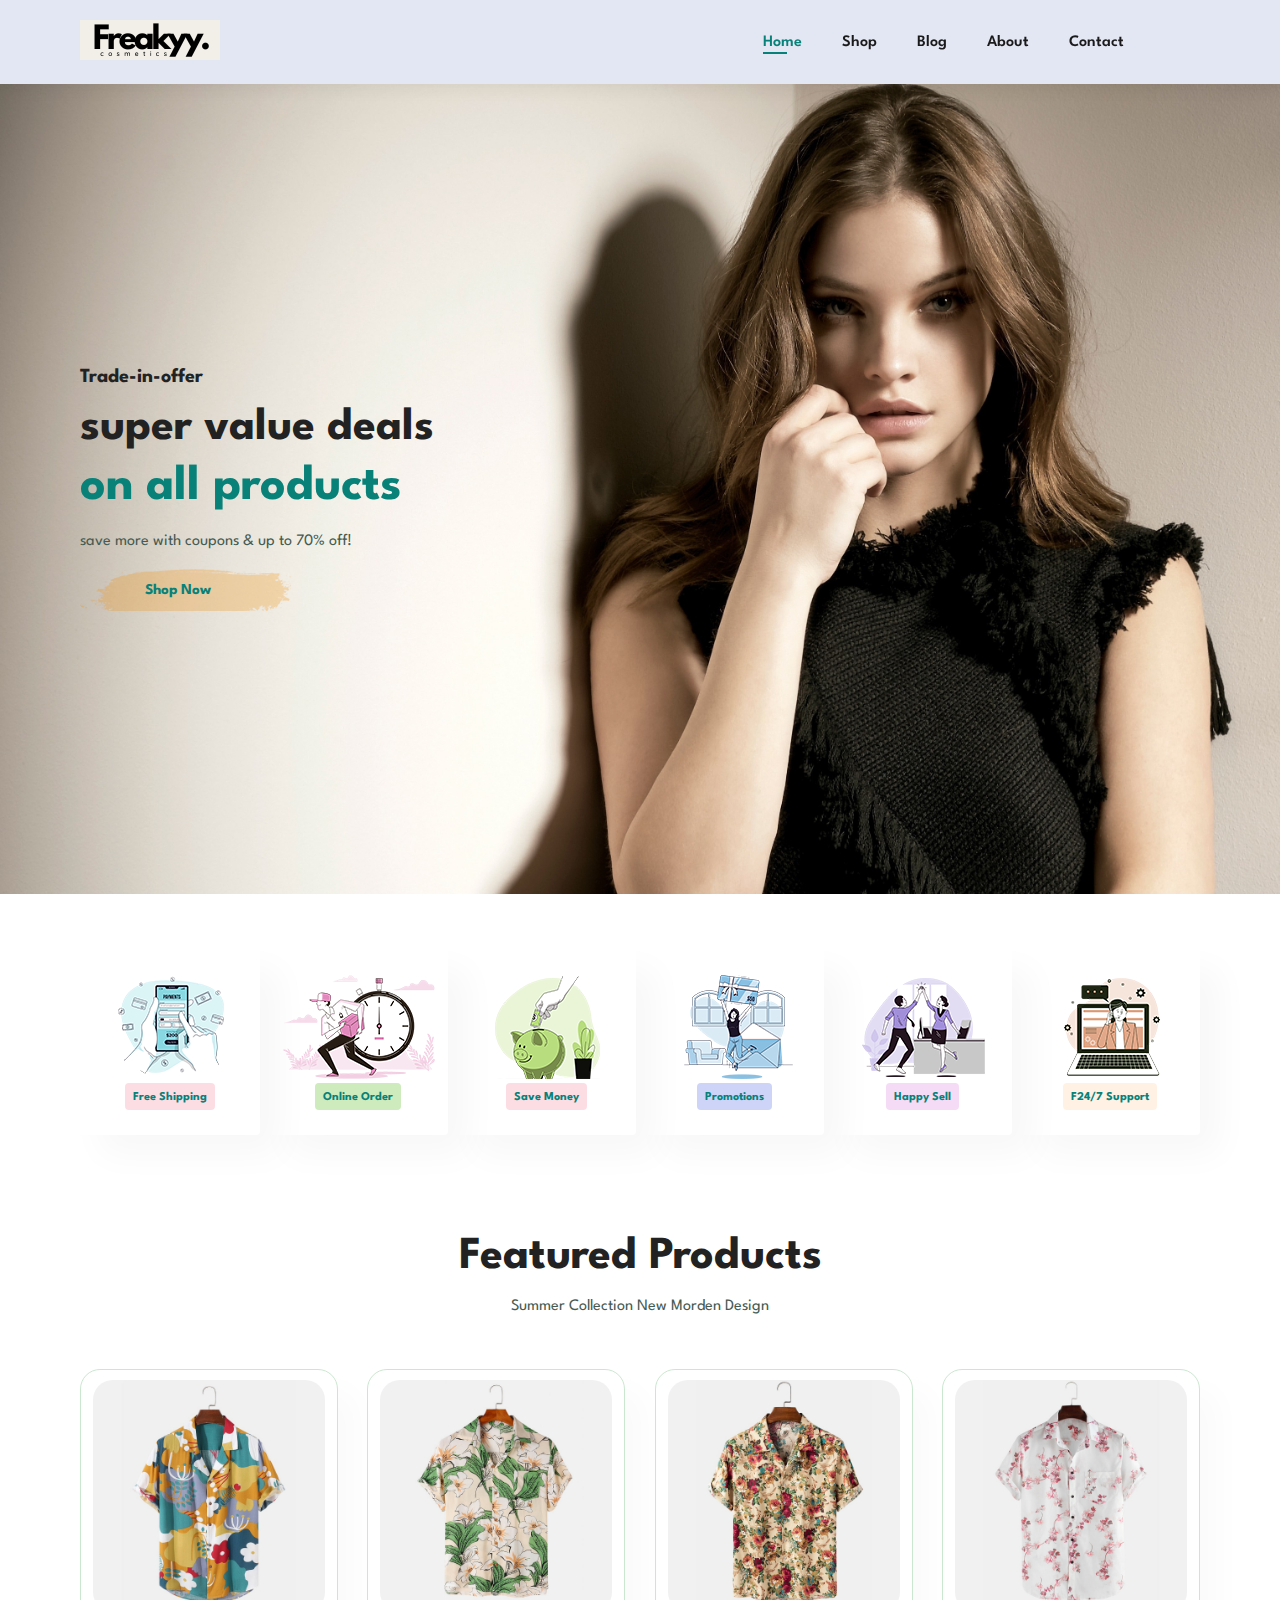
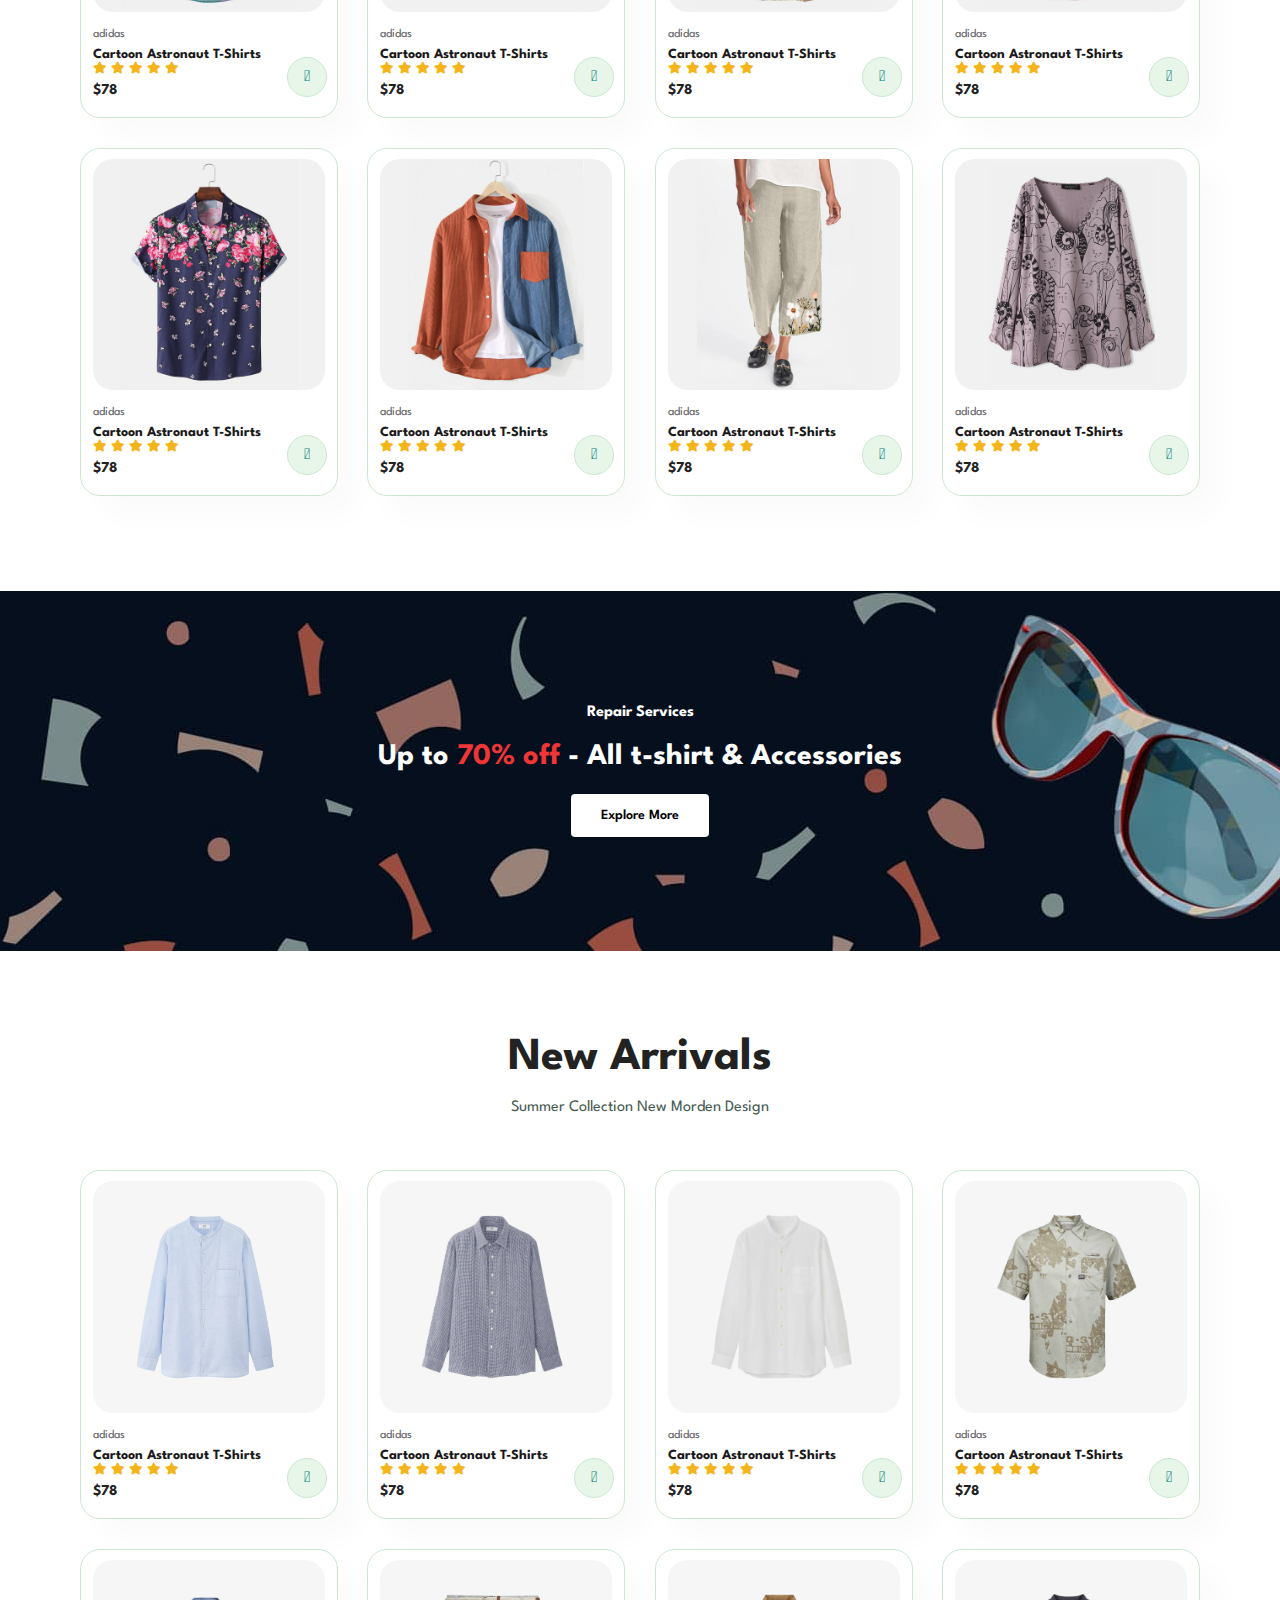
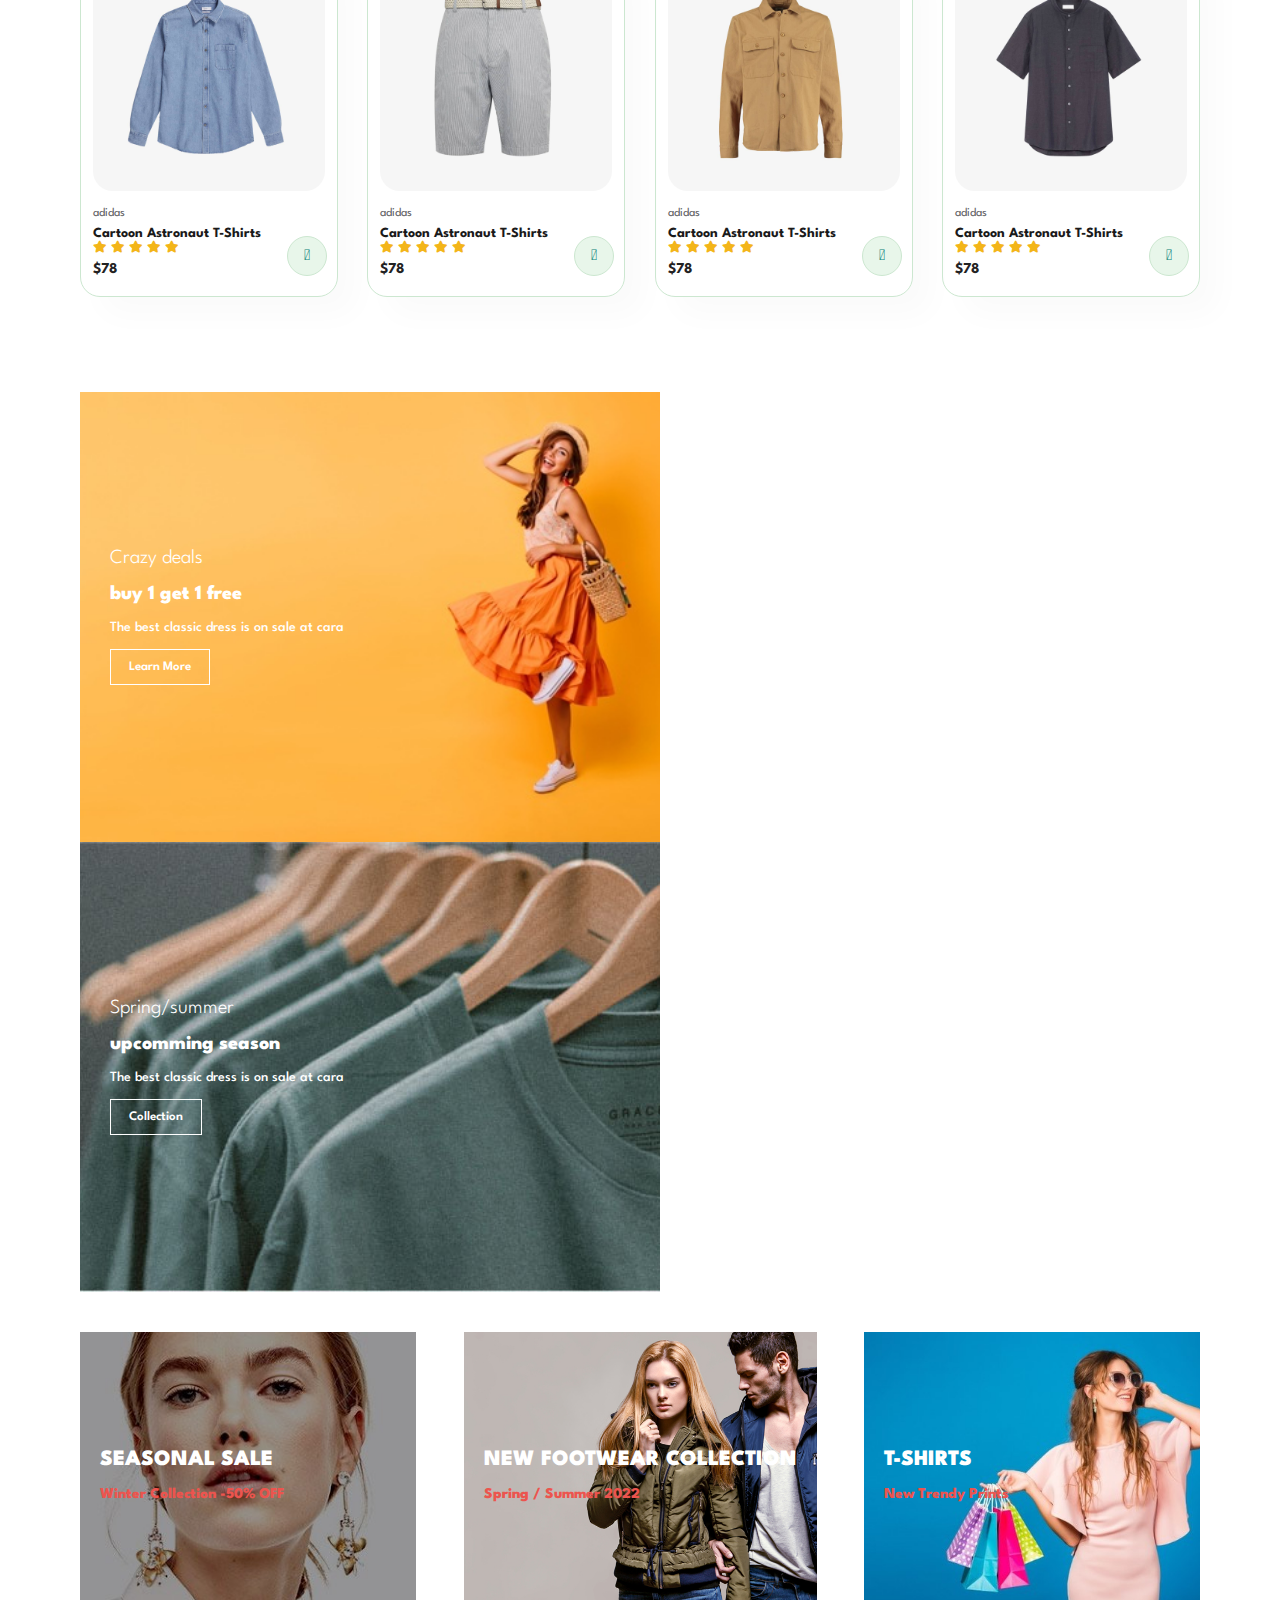
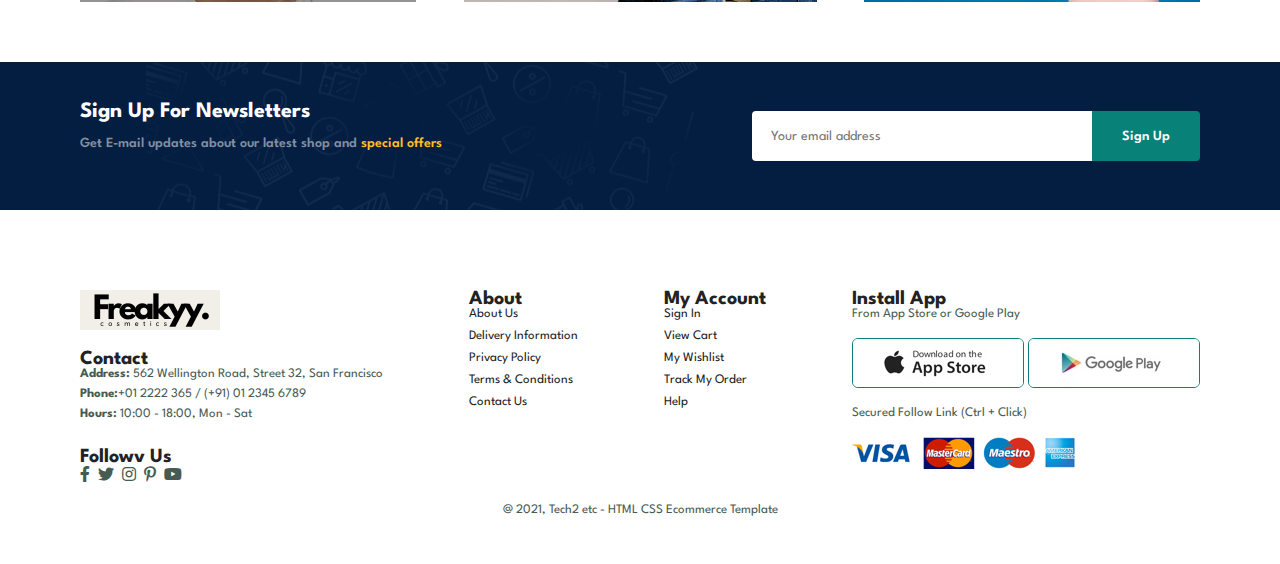
<file: index.html>
<!DOCTYPE html>
<html lang="en">

    <head>
        <meta charset="UTF-8">
        <meta http-equiv="X-UA-Compatible" content="IE=edge">
        <meta name="viewport" content="width=device-width, initial-scale=1.0">
        <title>Freakyy</title>
        <link rel="stylesheet" href="https://pro.fontawesome.com/releases/v5.10.0/css/all.css"/>

        <link rel="stylesheet" href="style.css">
    </head>

    <body>
         
        <section id="header">
            <a href="#"><img src="img/logo/Freakyy.(4).png" class="logo" alt=""></a>
        <div>
            <ul id="navbar">
              <li><a class="active" href="index.html">Home</a></li>
              <li><a href="shop.html">Shop</a></li>
              <li><a href="blog.html">Blog</a></li>
              <li><a href="about.html">About</a></li>
              <li><a href="contact.html">Contact</a></li>
              <li id="lg-bag"><a href="cart.html"><i class="far fa-shopping-bag"></i></a></li>
              <a href="#" id="close"><i class="far fa-times"></i></a>
             
            </ul>
        </div>
        <div id="mobile">
           
            <a href="cart.html"><i class="far fa-shopping-bag"></i></a>
            <i id="bar" class="fas fa-outdent"></i>
        </div>
        </section>

        <section id="hero">
            <h4>Trade-in-offer</h4>
            <h2>super value deals</h2>
            <h1>on all products</h1>
            <p>save more with coupons & up to 70% off!</p>
            <button>Shop Now</button>
        </section>

        <section id="feature" class="section-p1">
            <div class="fe-box">
                <img src="img/featutes/f1.png" alt="">
                <h6>Free Shipping</h6>

            </div>

            <div class="fe-box">
                <img src="img/featutes/f2.png" alt="">
                <h6>Online Order</h6>

            </div>
            <div class="fe-box">
                <img src="img/featutes/f3.png" alt="">
                <h6>Save Money</h6>

            </div>
            <div class="fe-box">
                <img src="img/featutes/f4.png" alt="">
                <h6>Promotions</h6>

            </div>
            <div class="fe-box">
                <img src="img/featutes/f5.png" alt="">
                <h6>Happy Sell</h6>

            </div>
            <div class="fe-box">
                <img src="img/featutes/f6.png" alt="">
                <h6>F24/7 Support</h6>

            </div>
        </section>
        
        <section id="product1" class="section-p1">
            <h2>Featured Products</h2>
            <p>Summer Collection New Morden Design</p>
            <div class="pro-container">
            <div class="pro">
                <img src="img/products/f1.jpg" alt="">
                <div class="des">
                <span>adidas</span>
                <h5>Cartoon Astronaut T-Shirts</h5>
                <div class="star">
                    <i class="fas fa-star"></i>
                    <i class="fas fa-star"></i>
                    <i class="fas fa-star"></i>
                    <i class="fas fa-star"></i>
                    <i class="fas fa-star"></i>
                </div>
                <h4>$78</h4>
            </div>
            <a href="#"><i class="fal fa-shopping-cart cart"></i></a>
            </div>
            <div class="pro">
                <img src="img/products/f2.jpg" alt="">
                <div class="des">
                <span>adidas</span>
                <h5>Cartoon Astronaut T-Shirts</h5>
                <div class="star">
                    <i class="fas fa-star"></i>
                    <i class="fas fa-star"></i>
                    <i class="fas fa-star"></i>
                    <i class="fas fa-star"></i>
                    <i class="fas fa-star"></i>
                </div>
                <h4>$78</h4>
            </div>
            <a href="#"><i class="fal fa-shopping-cart cart"></i></a>
            </div>
            <div class="pro">
                <img src="img/products/f3.jpg" alt="">
                <div class="des">
                <span>adidas</span>
                <h5>Cartoon Astronaut T-Shirts</h5>
                <div class="star">
                    <i class="fas fa-star"></i>
                    <i class="fas fa-star"></i>
                    <i class="fas fa-star"></i>
                    <i class="fas fa-star"></i>
                    <i class="fas fa-star"></i>
                </div>
                <h4>$78</h4>
            </div>
            <a href="#"><i class="fal fa-shopping-cart cart"></i></a>
            </div>
            <div class="pro">
                <img src="img/products/f4.jpg" alt="">
                <div class="des">
                <span>adidas</span>
                <h5>Cartoon Astronaut T-Shirts</h5>
                <div class="star">
                    <i class="fas fa-star"></i>
                    <i class="fas fa-star"></i>
                    <i class="fas fa-star"></i>
                    <i class="fas fa-star"></i>
                    <i class="fas fa-star"></i>
                </div>
                <h4>$78</h4>
            </div>
            <a href="#"><i class="fal fa-shopping-cart cart"></i></a>
            </div>
            <div class="pro">
                <img src="img/products/f5.jpg" alt="">
                <div class="des">
                <span>adidas</span>
                <h5>Cartoon Astronaut T-Shirts</h5>
                <div class="star">
                    <i class="fas fa-star"></i>
                    <i class="fas fa-star"></i>
                    <i class="fas fa-star"></i>
                    <i class="fas fa-star"></i>
                    <i class="fas fa-star"></i>
                </div>
                <h4>$78</h4>
            </div>
            <a href="#"><i class="fal fa-shopping-cart cart"></i></a>
            </div>
            <div class="pro">
                <img src="img/products/f6.jpg" alt="">
                <div class="des">
                <span>adidas</span>
                <h5>Cartoon Astronaut T-Shirts</h5>
                <div class="star">
                    <i class="fas fa-star"></i>
                    <i class="fas fa-star"></i>
                    <i class="fas fa-star"></i>
                    <i class="fas fa-star"></i>
                    <i class="fas fa-star"></i>
                </div>
                <h4>$78</h4>
            </div>
            <a href="#"><i class="fal fa-shopping-cart cart"></i></a>
            </div>
            <div class="pro">
                <img src="img/products/f7.jpg" alt="">
                <div class="des">
                <span>adidas</span>
                <h5>Cartoon Astronaut T-Shirts</h5>
                <div class="star">
                    <i class="fas fa-star"></i>
                    <i class="fas fa-star"></i>
                    <i class="fas fa-star"></i>
                    <i class="fas fa-star"></i>
                    <i class="fas fa-star"></i>
                </div>
                <h4>$78</h4>
            </div>
            <a href="#"><i class="fal fa-shopping-cart cart"></i></a>
            </div>
            <div class="pro">
                <img src="img/products/f8.jpg" alt="">
                <div class="des">
                <span>adidas</span>
                <h5>Cartoon Astronaut T-Shirts</h5>
                <div class="star">
                    <i class="fas fa-star"></i>
                    <i class="fas fa-star"></i>
                    <i class="fas fa-star"></i>
                    <i class="fas fa-star"></i>
                    <i class="fas fa-star"></i>
                </div>
                <h4>$78</h4>
            </div>
            <a href="#"><i class="fal fa-shopping-cart cart"></i></a>
            </div>
            </div>
        </section>

        <section id="banner" class="section-m1">
            <h4>Repair Services</h4>
            <h2>Up to <span>70% off</span> - All t-shirt & Accessories</h2>
            <button class="normal">Explore More</button>
        </section>
        <section id="product1" class="section-p1">
            <h2>New Arrivals</h2>
            <p>Summer Collection New Morden Design</p>
            <div class="pro-container">
            <div class="pro">
                <img src="img/products/n1.jpg" alt="">
                <div class="des">
                <span>adidas</span>
                <h5>Cartoon Astronaut T-Shirts</h5>
                <div class="star">
                    <i class="fas fa-star"></i>
                    <i class="fas fa-star"></i>
                    <i class="fas fa-star"></i>
                    <i class="fas fa-star"></i>
                    <i class="fas fa-star"></i>
                </div>
                <h4>$78</h4>
            </div>
            <a href="#"><i class="fal fa-shopping-cart cart"></i></a>
            </div>
            <div class="pro">
                <img src="img/products/n2.jpg" alt="">
                <div class="des">
                <span>adidas</span>
                <h5>Cartoon Astronaut T-Shirts</h5>
                <div class="star">
                    <i class="fas fa-star"></i>
                    <i class="fas fa-star"></i>
                    <i class="fas fa-star"></i>
                    <i class="fas fa-star"></i>
                    <i class="fas fa-star"></i>
                </div>
                <h4>$78</h4>
            </div>
            <a href="#"><i class="fal fa-shopping-cart cart"></i></a>
            </div>
            <div class="pro">
                <img src="img/products/n3.jpg" alt="">
                <div class="des">
                <span>adidas</span>
                <h5>Cartoon Astronaut T-Shirts</h5>
                <div class="star">
                    <i class="fas fa-star"></i>
                    <i class="fas fa-star"></i>
                    <i class="fas fa-star"></i>
                    <i class="fas fa-star"></i>
                    <i class="fas fa-star"></i>
                </div>
                <h4>$78</h4>
            </div>
            <a href="#"><i class="fal fa-shopping-cart cart"></i></a>
            </div>
            <div class="pro">
                <img src="img/products/n4.jpg" alt="">
                <div class="des">
                <span>adidas</span>
                <h5>Cartoon Astronaut T-Shirts</h5>
                <div class="star">
                    <i class="fas fa-star"></i>
                    <i class="fas fa-star"></i>
                    <i class="fas fa-star"></i>
                    <i class="fas fa-star"></i>
                    <i class="fas fa-star"></i>
                </div>
                <h4>$78</h4>
            </div>
            <a href="#"><i class="fal fa-shopping-cart cart"></i></a>
            </div>
            <div class="pro">
                <img src="img/products/n5.jpg" alt="">
                <div class="des">
                <span>adidas</span>
                <h5>Cartoon Astronaut T-Shirts</h5>
                <div class="star">
                    <i class="fas fa-star"></i>
                    <i class="fas fa-star"></i>
                    <i class="fas fa-star"></i>
                    <i class="fas fa-star"></i>
                    <i class="fas fa-star"></i>
                </div>
                <h4>$78</h4>
            </div>
            <a href="#"><i class="fal fa-shopping-cart cart"></i></a>
            </div>
            <div class="pro">
                <img src="img/products/n6.jpg" alt="">
                <div class="des">
                <span>adidas</span>
                <h5>Cartoon Astronaut T-Shirts</h5>
                <div class="star">
                    <i class="fas fa-star"></i>
                    <i class="fas fa-star"></i>
                    <i class="fas fa-star"></i>
                    <i class="fas fa-star"></i>
                    <i class="fas fa-star"></i>
                </div>
                <h4>$78</h4>
            </div>
            <a href="#"><i class="fal fa-shopping-cart cart"></i></a>
            </div>
            <div class="pro">
                <img src="img/products/n7.jpg" alt="">
                <div class="des">
                <span>adidas</span>
                <h5>Cartoon Astronaut T-Shirts</h5>
                <div class="star">
                    <i class="fas fa-star"></i>
                    <i class="fas fa-star"></i>
                    <i class="fas fa-star"></i>
                    <i class="fas fa-star"></i>
                    <i class="fas fa-star"></i>
                </div>
                <h4>$78</h4>
            </div>
            <a href="#"><i class="fal fa-shopping-cart cart"></i></a>
            </div>
            <div class="pro">
                <img src="img/products/n8.jpg" alt="">
                <div class="des">
                <span>adidas</span>
                <h5>Cartoon Astronaut T-Shirts</h5>
                <div class="star">
                    <i class="fas fa-star"></i>
                    <i class="fas fa-star"></i>
                    <i class="fas fa-star"></i>
                    <i class="fas fa-star"></i>
                    <i class="fas fa-star"></i>
                </div>
                <h4>$78</h4>
            </div>
            <a href="#"><i class="fal fa-shopping-cart cart"></i></a>
            </div>
            </div>
        </section>
        
        <section id="sm-banner" class="section-p1">
            <div class="banner-box">
                <h4>Crazy deals</h4>
                <h2>buy 1 get 1 free</h2>
                <span>The best classic dress is on sale at cara</span>
                <button class="white">Learn More</button>
            </div>
            <div class="banner-box banner-box2">
                <h4>Spring/summer</h4>
                <h2>upcomming season</h2>
                <span>The best classic dress is on sale at cara</span>
                <button class="white">Collection</button>
            </div>
        </section>

        <section id="banner3">
            <div class="banner-box">
               
                <h2>SEASONAL SALE</h2>
                <h3>Winter Collection -50% OFF</h3>
                
            </div>
            <div class="banner-box banner-box2">
               
                <h2>NEW FOOTWEAR COLLECTION</h2>
                <h3>Spring / Summer 2022</h3>
                
            </div>
            <div class="banner-box banner-box3">
               
                <h2>T-SHIRTS</h2>
                <h3>New Trendy Prints</h3>
                
            </div>
        </section>

        <section id="newsletter" class="section-p1 section-m1">
            <div class="newstex">
                <h4>Sign Up For Newsletters</h4>
                <p>Get E-mail updates about our latest shop and <span>special offers</span></p>
            </div>
            <div class="form">
                <input type="text" placeholder="Your email address">
                <button class="normal">Sign Up</button>
            </div>
        </section>

        <footer class="section-p1">
            <div class="col">
                <img class="logo" src="img/logo/Freakyy.(4).png" alt="">
                <h4>Contact</h4>
                <p><strong>Address:</strong> 562 Wellington Road, Street 32, San Francisco</p>
                <p><strong>Phone:</strong>+01 2222 365 / (+91) 01 2345 6789</p>
                <p><strong>Hours:</strong> 10:00 - 18:00, Mon - Sat</p>
                <div class="follow">
                    <h4>Followv Us</h4>
                    <div class="icon">
                        <i class="fab fa-facebook-f"></i>
                        <i class="fab fa-twitter"></i>
                        <i class="fab fa-instagram"></i>
                        <i class="fab fa-pinterest-p"></i>
                        <i class="fab fa-youtube"></i>
                    </div>
                </div>
           </div>

                    <div class="col">
                        <h4>About</h4>
                        <a href="#">About Us</a>
                        <a href="#">Delivery Information</a>
                        <a href="#">Privacy Policy</a>
                        <a href="#">Terms & Conditions</a>
                        <a href="#">Contact Us</a>
                    
                </div>


                <div class="col">
                    <h4>My Account</h4>
                    <a href="#">Sign In</a>
                    <a href="#">View Cart</a>
                    <a href="#">My Wishlist</a>
                    <a href="#">Track My Order</a>
                    <a href="#">Help</a>
            </div>
            <div class="col install">
                <h4>Install App</h4>
                <p>From App Store or Google Play</p>
                <div class="row">
                    <img src="img/pay/app.jpg" alt="">
                    <img src="img/pay/play.jpg" alt="">
                </div>
                <p>Secured Follow Link (Ctrl + Click)</p>
                <img src="img/pay/pay.png" alt="">
            </div>

            <div class="copyright">
                <p>@ 2021, Tech2 etc - HTML CSS Ecommerce Template</p>
            </div>
        </footer>
        <script src="script.js"></script>
    </body>

</html>
</file>
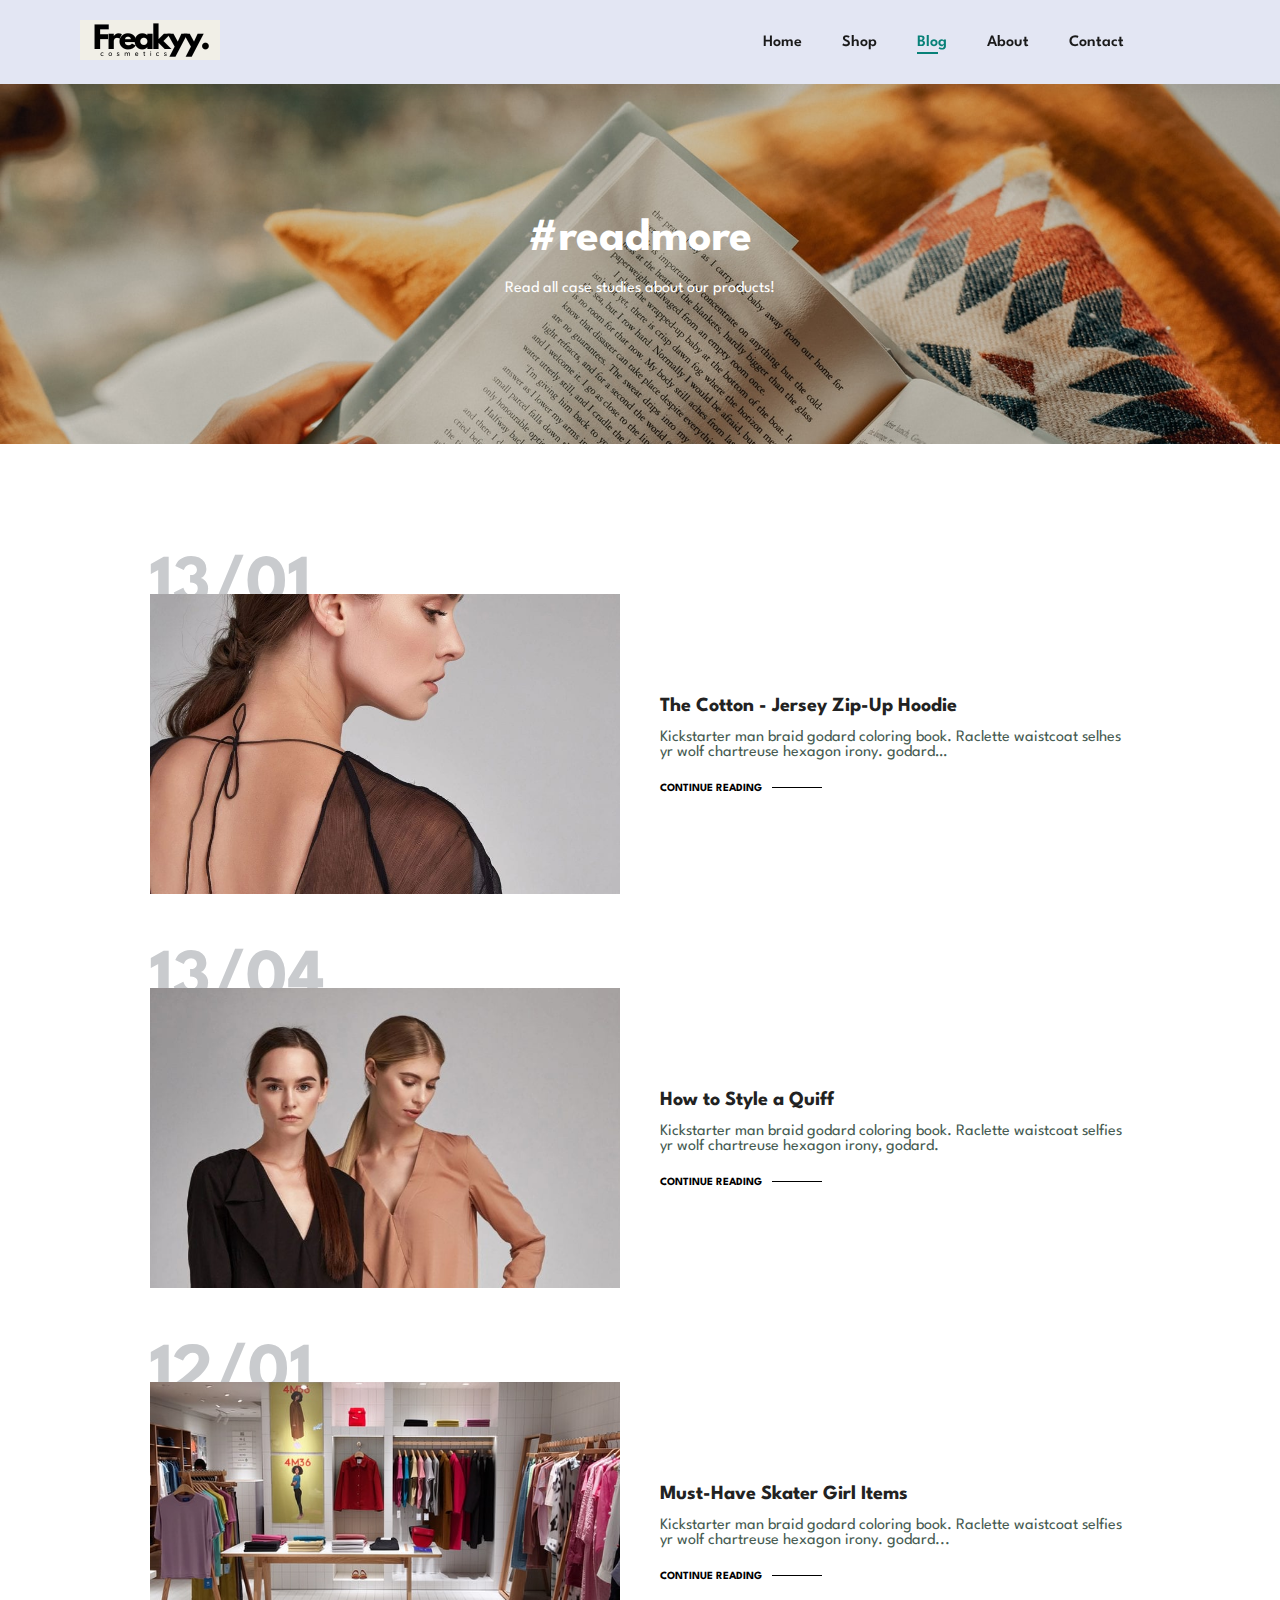
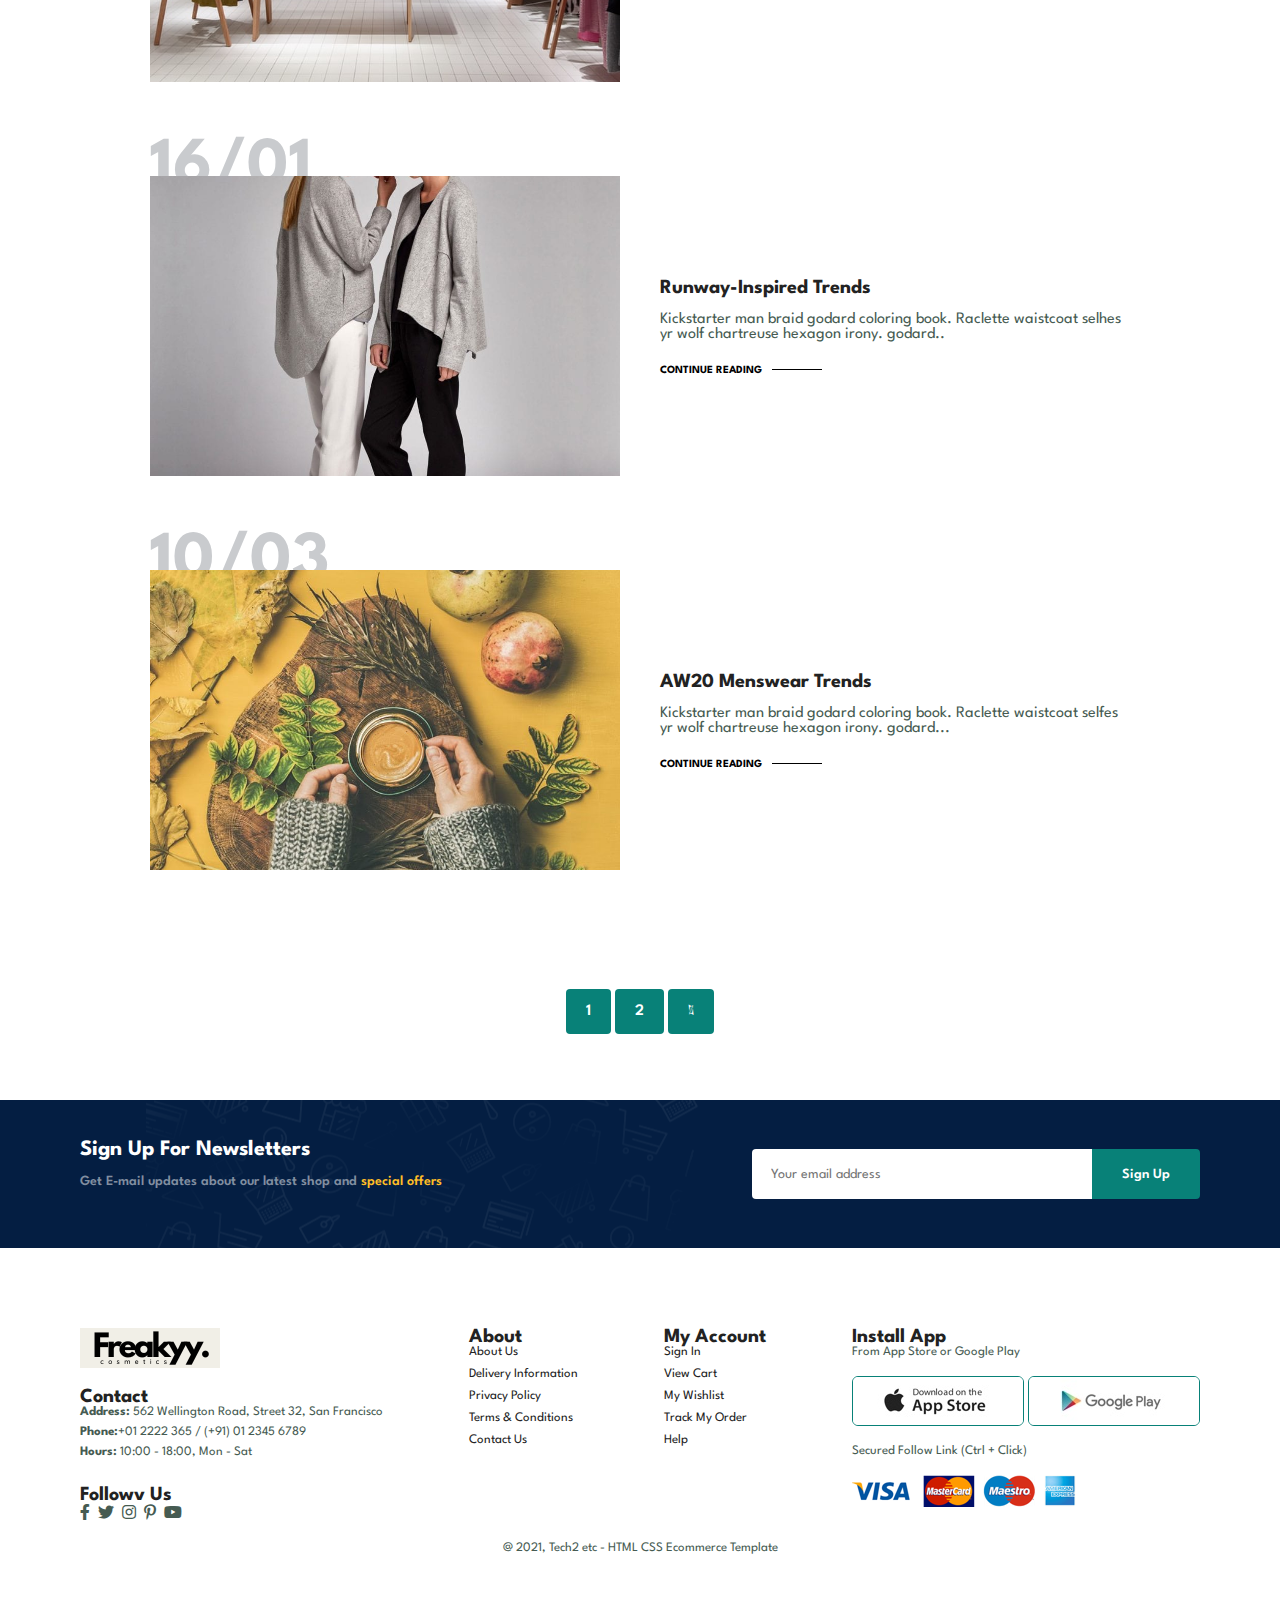
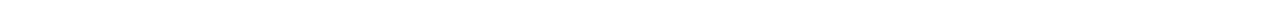
<file: blog.html>
<!DOCTYPE html>
<html lang="en">

    <head>
        <meta charset="UTF-8">
        <meta http-equiv="X-UA-Compatible" content="IE=edge">
        <meta name="viewport" content="width=device-width, initial-scale=1.0">
        <title>Freakyy</title>
        <link rel="stylesheet" href="https://pro.fontawesome.com/releases/v5.10.0/css/all.css"/>

        <link rel="stylesheet" href="style.css">
    </head>

    <body>
         
        <section id="header">
            <a href="#"><img src="img/logo/Freakyy.(4).png" class="logo" alt=""></a>
        <div>
            <ul id="navbar">
              <li><a href="index.html">Home</a></li>
              <li><a href="shop.html">Shop</a></li>
              <li><a class="active"href="blog.html">Blog</a></li>
              <li><a href="about.html">About</a></li>
              <li><a href="contact.htmk">Contact</a></li>
              <li id="lg-bag"><a href="cart.html"><i class="far fa-shopping-bag"></i></a></li>
              <a href="#" id="close"><i class="far fa-times"></i></a>
             
            </ul>
        </div>
        <div id="mobile">
           
            <a href="cart.html"><i class="far fa-shopping-bag"></i></a>
            <i id="bar" class="fas fa-outdent"></i>
        </div>
        </section>

        <section id="page-header" class="blog-header">
            
            <h2>#readmore</h2>
            
            <p>Read all case studies about our products!</p>
            
        </section>

        <section id="blog">
            <div class="blog-box">
                <div class="blog-img">
                    <img src="img/blog/b1 (1).jpg" alt="">
                    </div>
                    <div class="blog-details">
                        <h4>The Cotton - Jersey Zip-Up Hoodie</h4>
                        <p>Kickstarter man braid godard coloring book. Raclette waistcoat selhes yr wolf chartreuse hexagon irony. godard…</p>
                    <a href="#">CONTINUE READING</a>
                    </div>
                    <h1>13/01</h1>
                </div> 

                    <div class="blog-box">
                        <div class="blog-img">
                            <img src="img/blog/b2 (1).jpg" alt="">
                            </div>
                            <div class="blog-details">
                                <h4>How to Style a Quiff</h4>
                                <p>Kickstarter man braid godard coloring book. Raclette waistcoat selfies yr wolf chartreuse hexagon irony, godard.</p>
                            <a href="#">CONTINUE READING</a>
                            </div>
                            <h1>13/04</h1>
                        </div> 


                    <div class="blog-box">
                            <div class="blog-img">
                            <img src="img/blog/b3.jpg" alt="">
                            </div>
                            <div class="blog-details">
                                 <h4>Must-Have Skater Girl Items</h4>
                                 <p>Kickstarter man braid godard coloring book. Raclette waistcoat selfies yr wolf chartreuse hexagon irony. godard...</p>
                                <a href="#">CONTINUE READING</a>
                                </div>
                                <h1>12/01</h1>
                            </div> 

                     <div class="blog-box">
                                <div class="blog-img">
                                <img src="img/blog/b4 (1).jpg" alt="">
                                </div>
                                 <div class="blog-details">
                                <h4>Runway-Inspired Trends</h4>
                                <p>Kickstarter man braid godard coloring book. Raclette waistcoat selhes yr wolf chartreuse hexagon irony. godard..</p>
                                <a href="#">CONTINUE READING</a>
                                </div>
                                 <h1>16/01</h1>
                                </div> 

                    <div class="blog-box">
                                <div class="blog-img">
                                 <img src="img/blog/b6.jpg" alt="">
                                </div>
                                <div class="blog-details">
                                <h4>AW20 Menswear Trends</h4>
                                 <p>Kickstarter man braid godard coloring book. Raclette waistcoat selfes yr wolf chartreuse hexagon irony. godard...</p>
                                 <a href="#">CONTINUE READING</a>
                                </div>
                                  <h1>10/03</h1>
                    
                </div> 
        </section>

        <section id="pagination" class="section-p1">
          <a href="#">1</a>  
          <a href="#">2</a>  
          <a href="#"><i class="fal fa-long-arrow-alt-right"></i></a>  


        </section>
        

        <section id="newsletter" class="section-p1 section-m1">
            <div class="newstex">
                <h4>Sign Up For Newsletters</h4>
                <p>Get E-mail updates about our latest shop and <span>special offers</span></p>
            </div>
            <div class="form">
                <input type="text" placeholder="Your email address">
                <button class="normal">Sign Up</button>
            </div>
        </section>

        <footer class="section-p1">
            <div class="col">
                <img class="logo" src="img/logo/Freakyy.(4).png" alt="">
                <h4>Contact</h4>
                <p><strong>Address:</strong> 562 Wellington Road, Street 32, San Francisco</p>
                <p><strong>Phone:</strong>+01 2222 365 / (+91) 01 2345 6789</p>
                <p><strong>Hours:</strong> 10:00 - 18:00, Mon - Sat</p>
                <div class="follow">
                    <h4>Followv Us</h4>
                    <div class="icon">
                        <i class="fab fa-facebook-f"></i>
                        <i class="fab fa-twitter"></i>
                        <i class="fab fa-instagram"></i>
                        <i class="fab fa-pinterest-p"></i>
                        <i class="fab fa-youtube"></i>
                    </div>
                </div>
           </div>

                    <div class="col">
                        <h4>About</h4>
                        <a href="#">About Us</a>
                        <a href="#">Delivery Information</a>
                        <a href="#">Privacy Policy</a>
                        <a href="#">Terms & Conditions</a>
                        <a href="#">Contact Us</a>
                    
                </div>


                <div class="col">
                    <h4>My Account</h4>
                    <a href="#">Sign In</a>
                    <a href="#">View Cart</a>
                    <a href="#">My Wishlist</a>
                    <a href="#">Track My Order</a>
                    <a href="#">Help</a>
            </div>
            <div class="col install">
                <h4>Install App</h4>
                <p>From App Store or Google Play</p>
                <div class="row">
                    <img src="img/pay/app.jpg" alt="">
                    <img src="img/pay/play.jpg" alt="">
                </div>
                <p>Secured Follow Link (Ctrl + Click)</p>
                <img src="img/pay/pay.png" alt="">
            </div>

            <div class="copyright">
                <p>@ 2021, Tech2 etc - HTML CSS Ecommerce Template</p>
            </div>
        </footer>
        <script src="script.js"></script>
    </body>

</html>
</file>
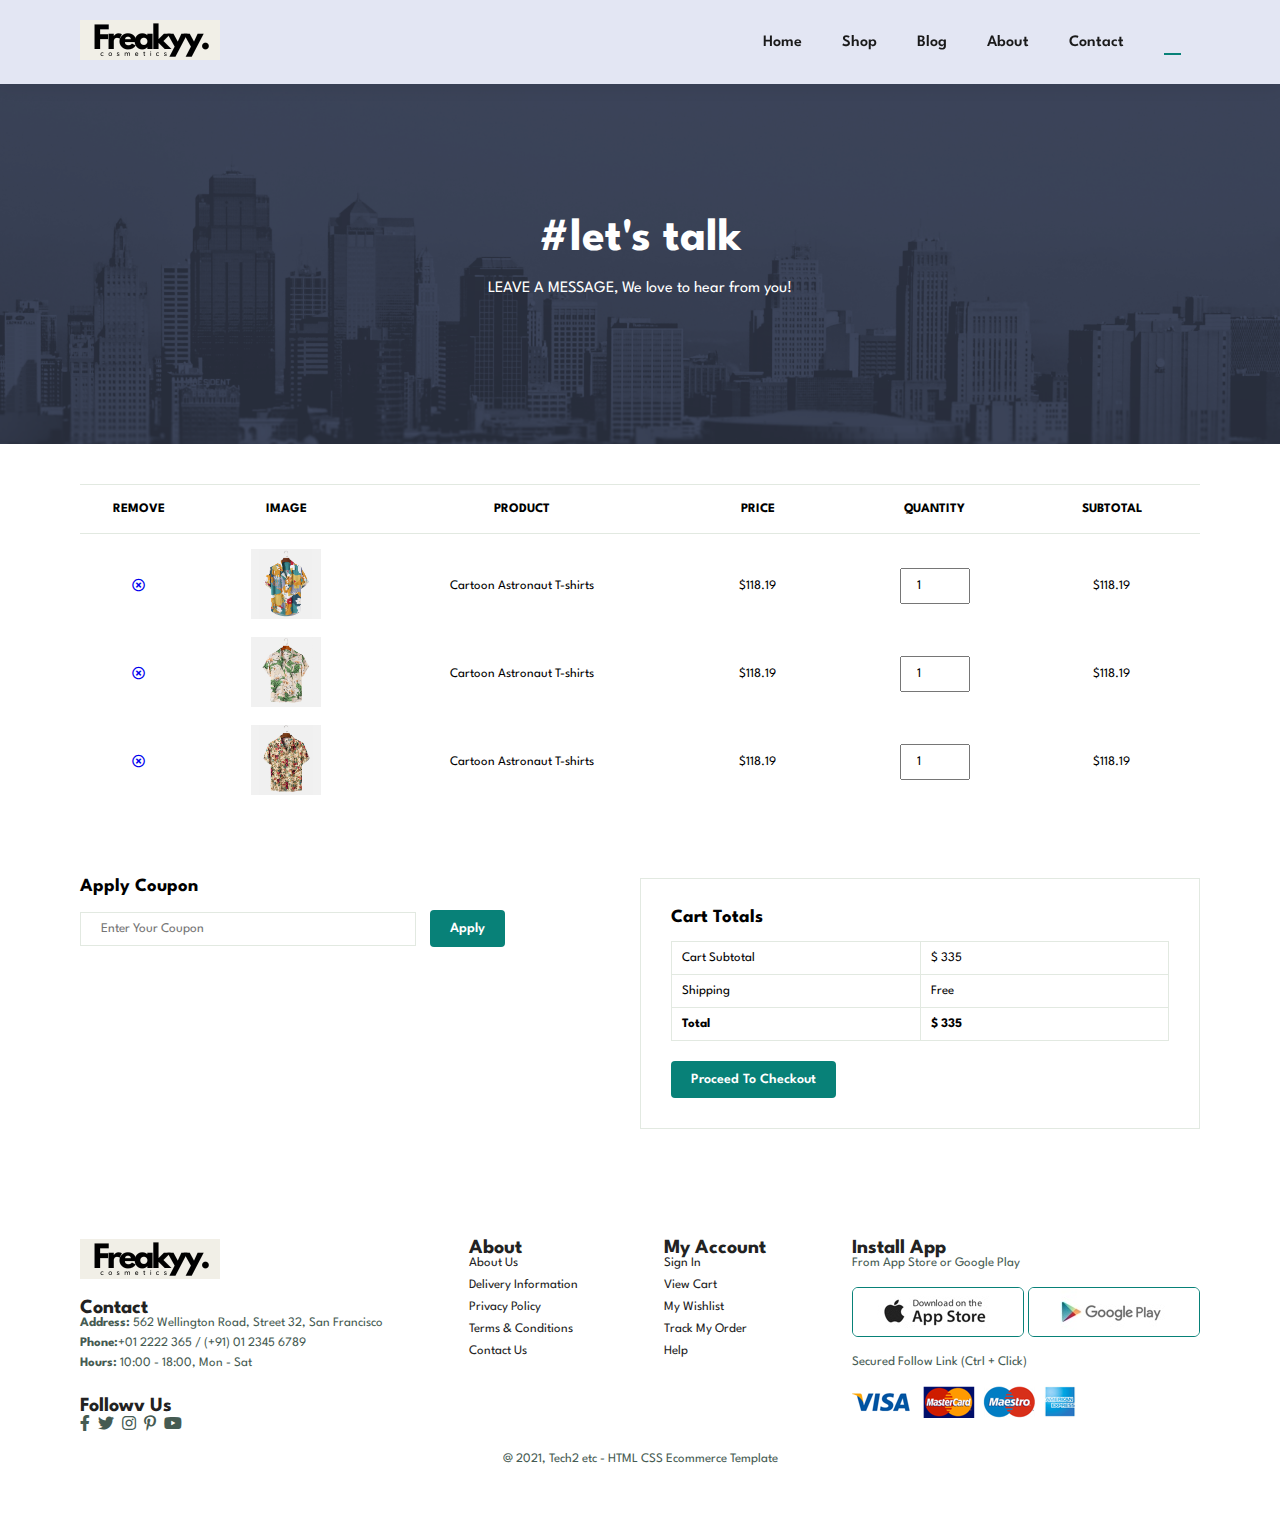
<file: cart.html>
<!DOCTYPE html>
<html lang="en">

    <head>
        <meta charset="UTF-8">
        <meta http-equiv="X-UA-Compatible" content="IE=edge">
        <meta name="viewport" content="width=device-width, initial-scale=1.0">
        <title>Freakyy</title>
        <link rel="stylesheet" href="https://pro.fontawesome.com/releases/v5.10.0/css/all.css"/>

        <link rel="stylesheet" href="style.css">
    </head>

    <body>
         
        <section id="header">
            <a href="#"><img src="img/logo/Freakyy.(4).png" class="logo" alt=""></a>
        <div>
            <ul id="navbar">
              <li><a href="index.html">Home</a></li>
              <li><a href="shop.html">Shop</a></li>
              <li><a href="blog.html">Blog</a></li>
              <li><a href="about.html">About</a></li>
              <li><a href="contact.html">Contact</a></li>
              <li id="lg-bag"><a class="active"href="cart.html"><i class="far fa-shopping-bag"></i></a></li>
              <a href="#" id="close"><i class="far fa-times"></i></a>
             
            </ul>
        </div>
        <div id="mobile">
           
            <a href="cart.html"><i class="far fa-shopping-bag"></i></a>
            <i id="bar" class="fas fa-outdent"></i>
        </div>
        </section>

        <section id="page-header" class="about-header">
            
            <h2>#let's talk</h2>
            
            <p>LEAVE A MESSAGE, We love to hear from you!</p>
            
        </section>

        <section id="cart" class="section-p1">
            <table width="100%">
                <thead>
                    <tr>
                        <td>Remove</td>
                        <td>Image</td>
                        <td>Product</td>
                        <td>Price</td>
                        <td>Quantity</td>
                        <td>Subtotal</td>
                    </tr>
                </thead>
                <tbody>
                    <tr>
                        <td><a href="#"><i class="far fa-times-circle"></i></a></td>
                        <td><img src="img/products/f1.jpg" alt=""></td>
                        <td>Cartoon Astronaut T-shirts</td>
                        <td>$118.19</td>
                        <td><input type="number" value="1"></td>
                        <td>$118.19</td>
                    </tr>
                    <tr>
                        <td><a href="#"><i class="far fa-times-circle"></i></a></td>
                        <td><img src="img/products/f2.jpg" alt=""></td>
                        <td>Cartoon Astronaut T-shirts</td>
                        <td>$118.19</td>
                        <td><input type="number" value="1"></td>
                        <td>$118.19</td>
                    </tr>
                    <tr>
                        <td><a href="#"><i class="far fa-times-circle"></i></a></td>
                        <td><img src="img/products/f3.jpg" alt=""></td>
                        <td>Cartoon Astronaut T-shirts</td>
                        <td>$118.19</td>
                        <td><input type="number" value="1"></td>
                        <td>$118.19</td>
                    </tr>
                </tbody>
            </table>
        </section>
        
        <section id="cart-add" class="section-p1">
            <div id="coupon">
                <h3>Apply Coupon</h3>
                <div>
                    <input type="text" placeholder="Enter Your Coupon">
                    <button class="normal">Apply</button>
                </div>
            </div>

            <div id="subtotal">
                <h3>Cart Totals</h3>
                <table>
                    <tr>
                        <td>Cart Subtotal</td>
                        <td>$ 335</td>
                    </tr>
                    <tr>
                        <td>Shipping</td>
                        <td>Free</td>

                    </tr>
                    <tr>
                        <td><strong>Total</strong></td>
                        <td><strong>$ 335</strong></td>
                </tr>
                </table>
                <button class="normal">Proceed To Checkout</button>
            </div>

        </section>

        <footer class="section-p1">
            <div class="col">
                <img class="logo" src="img/logo/Freakyy.(4).png" alt="">
                <h4>Contact</h4>
                <p><strong>Address:</strong> 562 Wellington Road, Street 32, San Francisco</p>
                <p><strong>Phone:</strong>+01 2222 365 / (+91) 01 2345 6789</p>
                <p><strong>Hours:</strong> 10:00 - 18:00, Mon - Sat</p>
                <div class="follow">
                    <h4>Followv Us</h4>
                    <div class="icon">
                        <i class="fab fa-facebook-f"></i>
                        <i class="fab fa-twitter"></i>
                        <i class="fab fa-instagram"></i>
                        <i class="fab fa-pinterest-p"></i>
                        <i class="fab fa-youtube"></i>
                    </div>
                </div>
           </div>

                    <div class="col">
                        <h4>About</h4>
                        <a href="#">About Us</a>
                        <a href="#">Delivery Information</a>
                        <a href="#">Privacy Policy</a>
                        <a href="#">Terms & Conditions</a>
                        <a href="#">Contact Us</a>
                    
                </div>


                <div class="col">
                    <h4>My Account</h4>
                    <a href="#">Sign In</a>
                    <a href="#">View Cart</a>
                    <a href="#">My Wishlist</a>
                    <a href="#">Track My Order</a>
                    <a href="#">Help</a>
            </div>
            <div class="col install">
                <h4>Install App</h4>
                <p>From App Store or Google Play</p>
                <div class="row">
                    <img src="img/pay/app.jpg" alt="">
                    <img src="img/pay/play.jpg" alt="">
                </div>
                <p>Secured Follow Link (Ctrl + Click)</p>
                <img src="img/pay/pay.png" alt="">
            </div>

            <div class="copyright">
                <p>@ 2021, Tech2 etc - HTML CSS Ecommerce Template</p>
            </div>
        </footer>
        <script src="script.js"></script>
    </body>

</html>
</file>
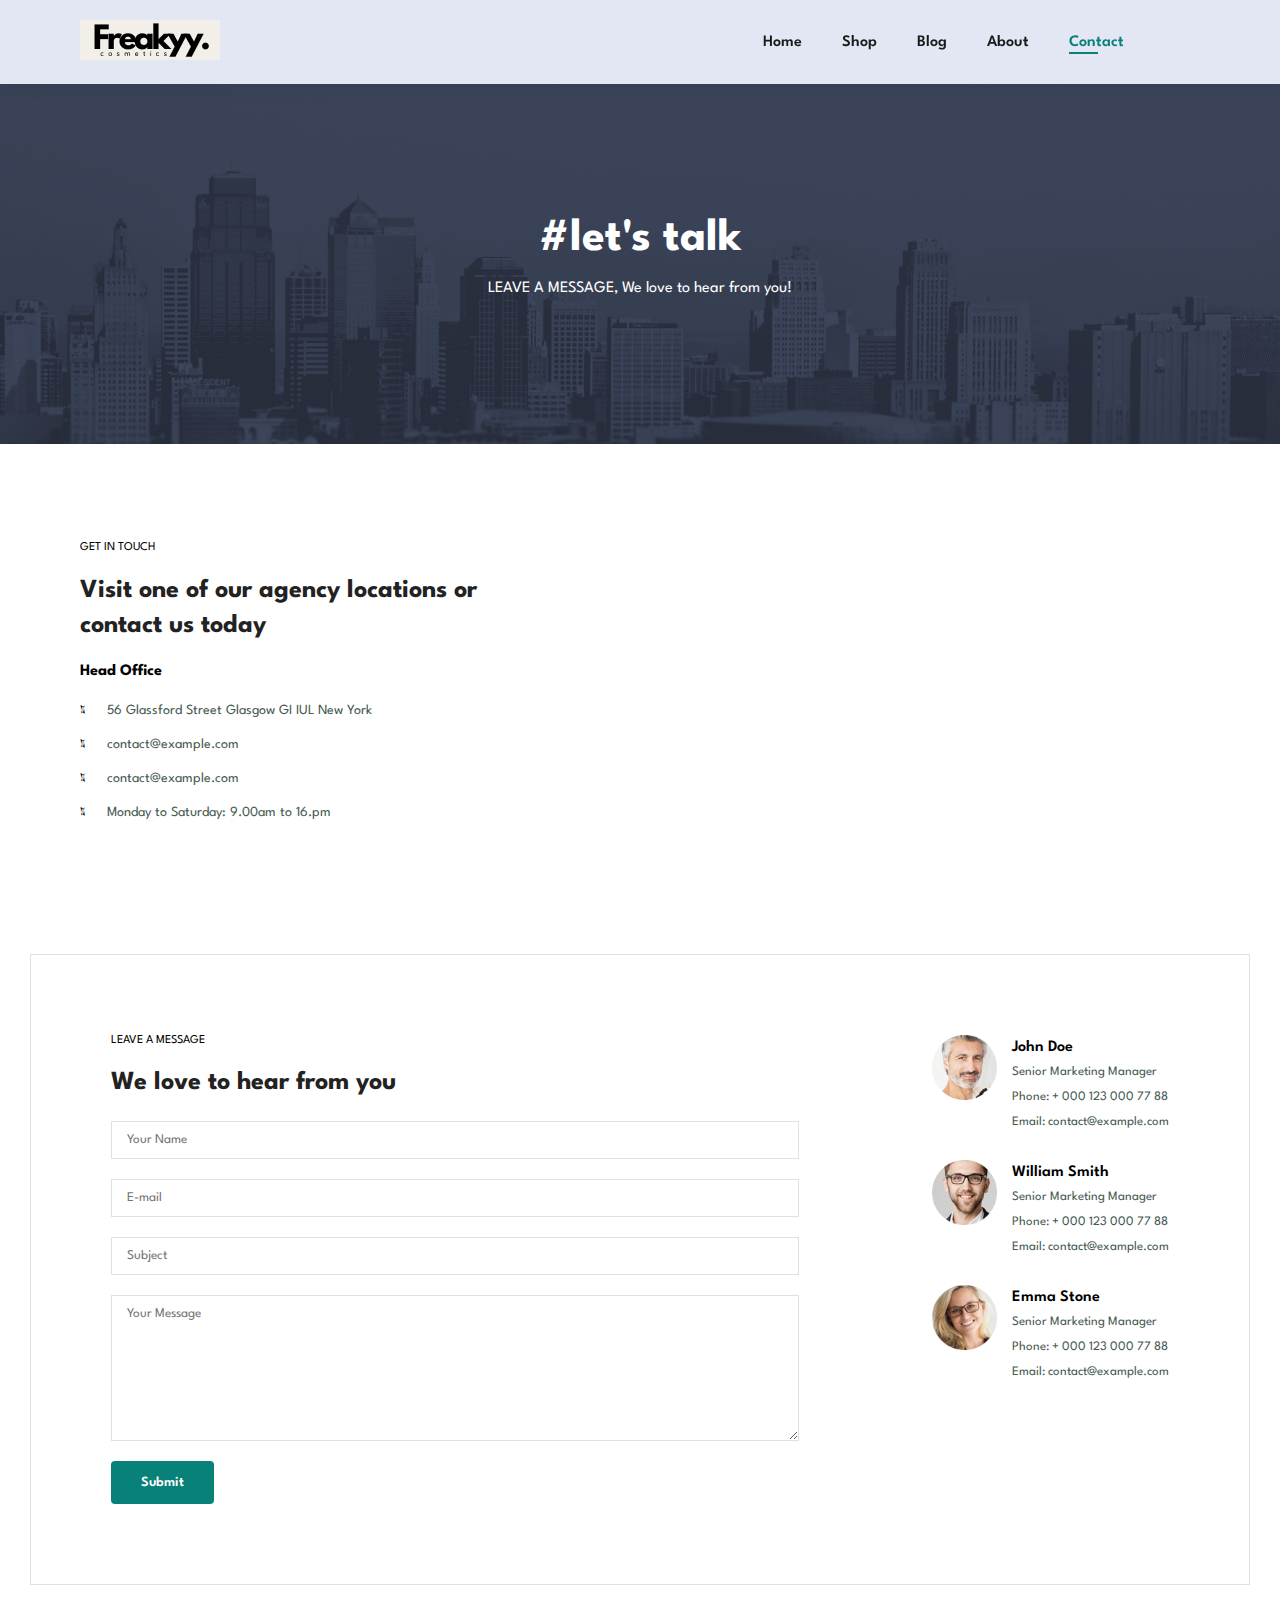
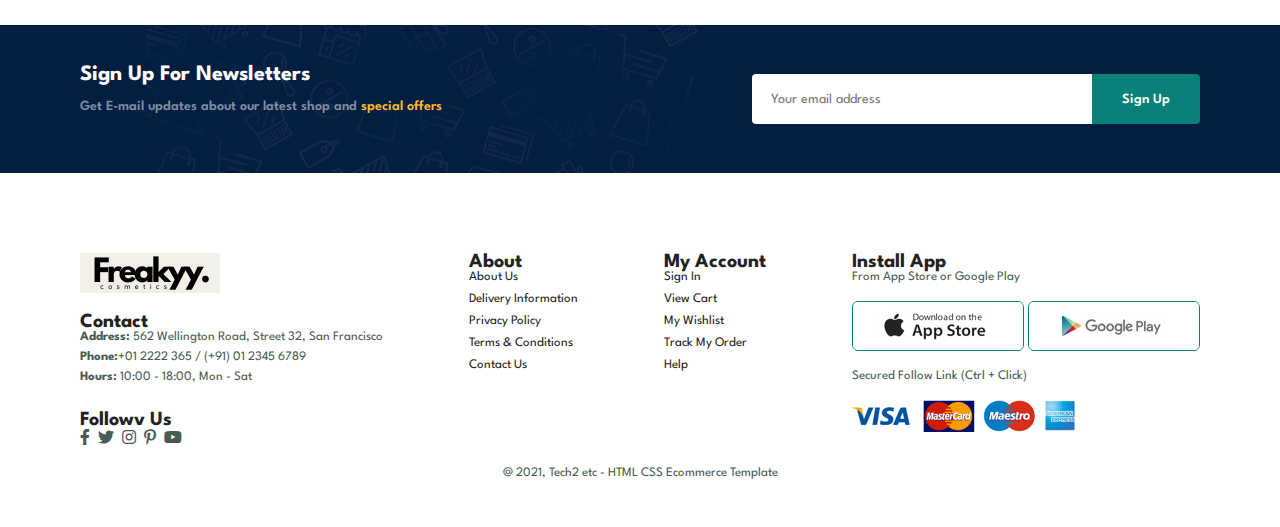
<file: contact.html>
<!DOCTYPE html>
<html lang="en">

    <head>
        <meta charset="UTF-8">
        <meta http-equiv="X-UA-Compatible" content="IE=edge">
        <meta name="viewport" content="width=device-width, initial-scale=1.0">
        <title>Freakyy</title>
        <link rel="stylesheet" href="https://pro.fontawesome.com/releases/v5.10.0/css/all.css"/>

        <link rel="stylesheet" href="style.css">
    </head>

    <body>
         
        <section id="header">
            <a href="#"><img src="img/logo/Freakyy.(4).png" class="logo" alt=""></a>
        <div>
            <ul id="navbar">
              <li><a href="index.html">Home</a></li>
              <li><a href="shop.html">Shop</a></li>
              <li><a href="blog.html">Blog</a></li>
              <li><a href="about.html">About</a></li>
              <li><a class="active"href="contact.html">Contact</a></li>
              <li id="lg-bag"><a href="cart.html"><i class="far fa-shopping-bag"></i></a></li>
              <a href="#" id="close"><i class="far fa-times"></i></a>
             
            </ul>
        </div>
        <div id="mobile">
           
            <a href="cart.html"><i class="far fa-shopping-bag"></i></a>
            <i id="bar" class="fas fa-outdent"></i>
        </div>
        </section>

        <section id="page-header" class="about-header">
            
            <h2>#let's talk</h2>
            
            <p>LEAVE A MESSAGE, We love to hear from you!</p>
            
        </section>
  
        <section id="contact-details" class="section-p1">
        <div class="details">
            <span>GET IN TOUCH</span>
            <h2>Visit one of our agency locations or contact us today</h2>
            <h3>Head Office</h3>
            <div>
                <li>
                    <i class="fal fa-map"></i>
                    <p>56 Glassford Street Glasgow GI IUL New York</p>
                </li>
                <li>
                    <i class="fal fa-envelope"></i>
                    <p>contact@example.com</p>
                </li>
                <li>
                    <i class="fal fa-phone-alt"></i>
                    <p>contact@example.com</p>
                </li>
                <li>
                    <i class="fal fa-clock"></i>
                    <p>Monday to Saturday: 9.00am to 16.pm </p>
                </li>
            </div>
        </div>

        <div class="map">
            <iframe src="https://www.google.com/maps/embed?pb=!1m18!1m12!1m3!1d3917.336388606574!2d76.95572547385405!3d10.93794225619615!2m3!1f0!2f0!3f0!3m2!1i1024!2i768!4f13.1!3m3!1m2!1s0x3ba85bb22369d571%3A0x72cc0bed93b5b2b6!2sSri%20Krishna%20College%20of%20Engineering%20and%20Technology%20-%20SKCET!5e0!3m2!1sen!2sin!4v1709731215750!5m2!1sen!2sin" width="600" height="450" style="border:0;" allowfullscreen="" loading="lazy" referrerpolicy="no-referrer-when-downgrade"></iframe>
        </div>
        </section> 

        
        <section id="form-details">
            <form action="">
                <span>LEAVE A MESSAGE</span>
                    <h2>We love to hear from you</h2>
                    <input type="text" placeholder="Your Name">
                    <input type="text" placeholder="E-mail">
                    <input type="text" placeholder="Subject">
                    <textarea name="" id="" cols="30" rows="10" placeholder="Your Message"></textarea>
                    <button class="normal">Submit</button>
            </form>

            <div class="people">
                <div>
                <img src="img/people/1.png" alt="">
                <p><span>John Doe</span> Senior Marketing Manager <br> Phone: + 000 123 
                    000 77 88 <br>Email: contact@example.com</p> 
                </div>                
                <div>
                <img src="img/people/2.png" alt="">
                <p><span>William Smith</span> Senior Marketing Manager <br> Phone: + 000 123 000 77 88
                 <br>Email: contact@example.com</p> 
                </div>
                <div> 
                <img src="img/people/3.png" alt="">
                <p><span>Emma Stone</span> Senior Marketing Manager <br> Phone: + 000 123 000 77 88
                 <br>Email: contact@example.com</p> 
            </div>    
        </div>
        </section>

        <section id="newsletter" class="section-p1 section-m1">
            <div class="newstex">
                <h4>Sign Up For Newsletters</h4>
                <p>Get E-mail updates about our latest shop and <span>special offers</span></p>
            </div>
            <div class="form">
                <input type="text" placeholder="Your email address">
                <button class="normal">Sign Up</button>
            </div>
        </section>


        <footer class="section-p1">
            <div class="col">
                <img class="logo" src="img/logo/Freakyy.(4).png" alt="">
                <h4>Contact</h4>
                <p><strong>Address:</strong> 562 Wellington Road, Street 32, San Francisco</p>
                <p><strong>Phone:</strong>+01 2222 365 / (+91) 01 2345 6789</p>
                <p><strong>Hours:</strong> 10:00 - 18:00, Mon - Sat</p>
                <div class="follow">
                    <h4>Followv Us</h4>
                    <div class="icon">
                        <i class="fab fa-facebook-f"></i>
                        <i class="fab fa-twitter"></i>
                        <i class="fab fa-instagram"></i>
                        <i class="fab fa-pinterest-p"></i>
                        <i class="fab fa-youtube"></i>
                    </div>
                </div>
           </div>

                    <div class="col">
                        <h4>About</h4>
                        <a href="#">About Us</a>
                        <a href="#">Delivery Information</a>
                        <a href="#">Privacy Policy</a>
                        <a href="#">Terms & Conditions</a>
                        <a href="#">Contact Us</a>
                    
                </div>


                <div class="col">
                    <h4>My Account</h4>
                    <a href="#">Sign In</a>
                    <a href="#">View Cart</a>
                    <a href="#">My Wishlist</a>
                    <a href="#">Track My Order</a>
                    <a href="#">Help</a>
            </div>
            <div class="col install">
                <h4>Install App</h4>
                <p>From App Store or Google Play</p>
                <div class="row">
                    <img src="img/pay/app.jpg" alt="">
                    <img src="img/pay/play.jpg" alt="">
                </div>
                <p>Secured Follow Link (Ctrl + Click)</p>
                <img src="img/pay/pay.png" alt="">
            </div>

            <div class="copyright">
                <p>@ 2021, Tech2 etc - HTML CSS Ecommerce Template</p>
            </div>
        </footer>
        <script src="script.js"></script>
    </body>

</html>
</file>
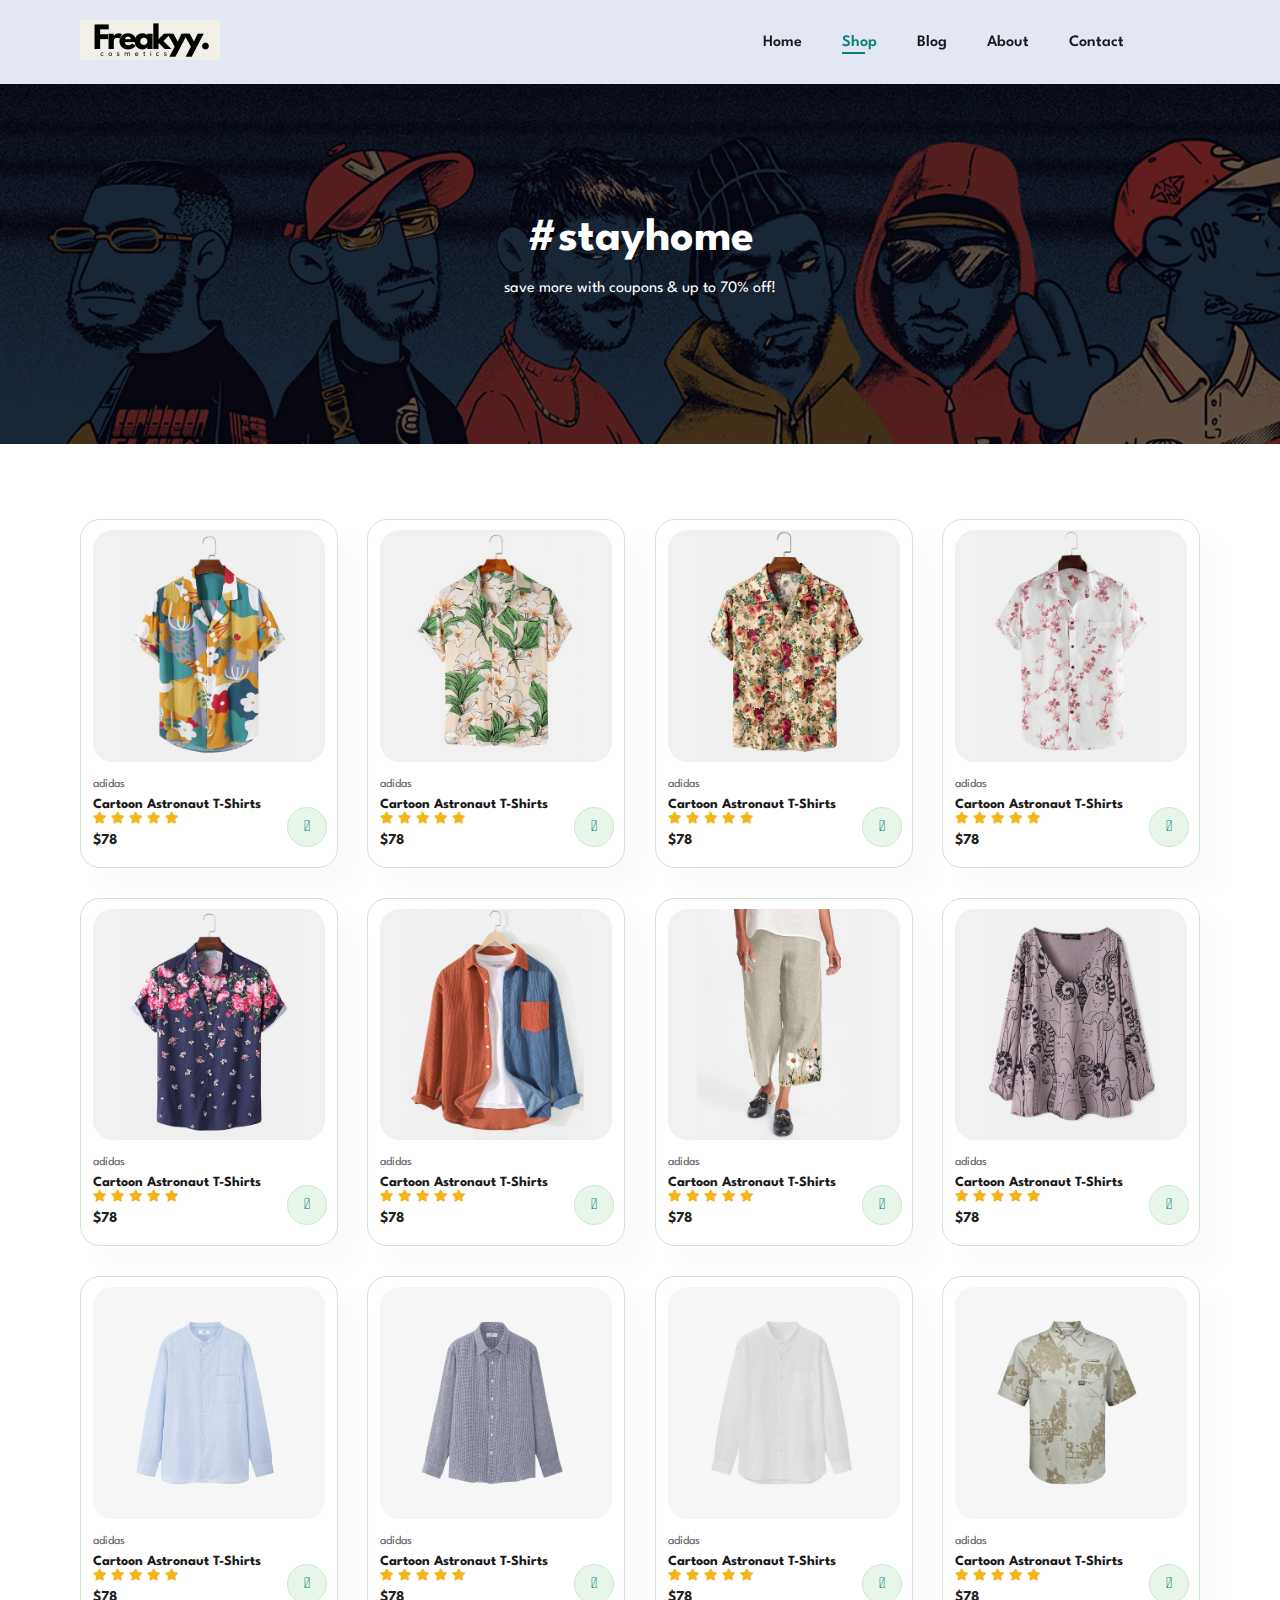
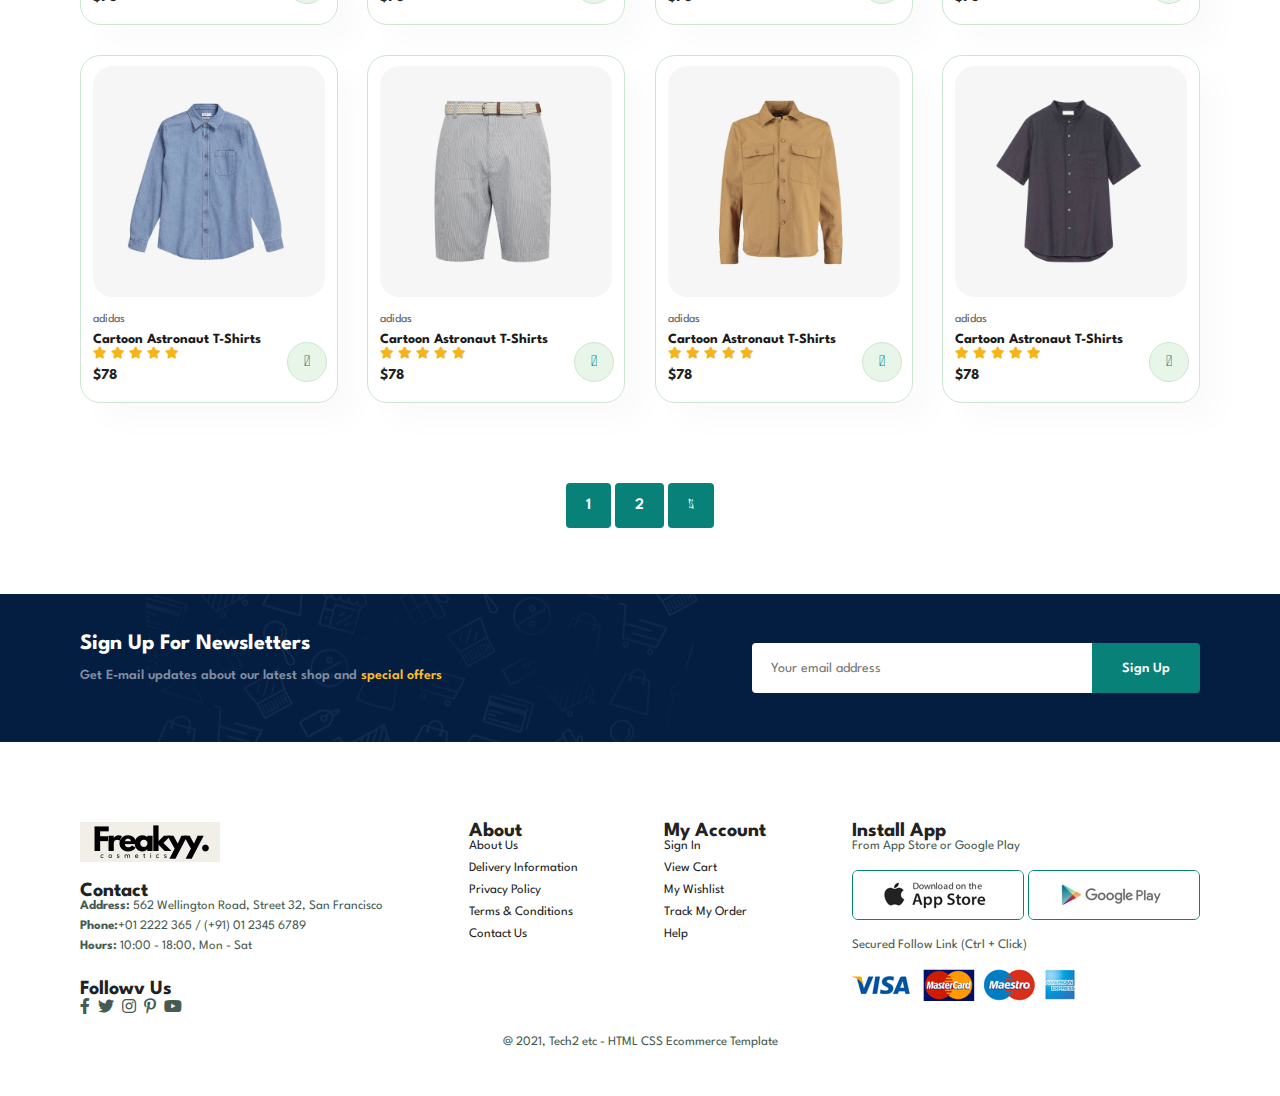
<file: shop.html>
<!DOCTYPE html>
<html lang="en">

    <head>
        <meta charset="UTF-8">
        <meta http-equiv="X-UA-Compatible" content="IE=edge">
        <meta name="viewport" content="width=device-width, initial-scale=1.0">
        <title>Freakyy</title>
        <link rel="stylesheet" href="https://pro.fontawesome.com/releases/v5.10.0/css/all.css"/>

        <link rel="stylesheet" href="style.css">
    </head>

    <body>
         
        <section id="header">
            <a href="#"><img src="img/logo/Freakyy.(4).png" class="logo" alt=""></a>
        <div>
            <ul id="navbar">
              <li><a href="index.html">Home</a></li>
              <li><a class="active"href="shop.html">Shop</a></li>
              <li><a href="blog.html">Blog</a></li>
              <li><a href="about.html">About</a></li>
              <li><a href="contact.html">Contact</a></li>
              <li id="lg-bag"><a href="cart.html"><i class="far fa-shopping-bag"></i></a></li>
              <a href="#" id="close"><i class="far fa-times"></i></a>
             
            </ul>
        </div>
        <div id="mobile">
           
            <a href="cart.html"><i class="far fa-shopping-bag"></i></a>
            <i id="bar" class="fas fa-outdent"></i>
        </div>
        </section>

        <section id="page-header">
            
            <h2>#stayhome</h2>
            
            <p>save more with coupons & up to 70% off!</p>
            
        </section>

        
        <section id="product1" class="section-p1">
           
            <div class="pro-container">
            <div class="pro" onclick="window.location.href='sproduct.html';">
                <img src="img/products/f1.jpg" alt="">
                <div class="des">
                <span>adidas</span>
                <h5>Cartoon Astronaut T-Shirts</h5>
                <div class="star">
                    <i class="fas fa-star"></i>
                    <i class="fas fa-star"></i>
                    <i class="fas fa-star"></i>
                    <i class="fas fa-star"></i>
                    <i class="fas fa-star"></i>
                </div>
                <h4>$78</h4>
            </div>
            <a href="#"><i class="fal fa-shopping-cart cart"></i></a>
            </div>
            <div class="pro">
                <img src="img/products/f2.jpg" alt="">
                <div class="des">
                <span>adidas</span>
                <h5>Cartoon Astronaut T-Shirts</h5>
                <div class="star">
                    <i class="fas fa-star"></i>
                    <i class="fas fa-star"></i>
                    <i class="fas fa-star"></i>
                    <i class="fas fa-star"></i>
                    <i class="fas fa-star"></i>
                </div>
                <h4>$78</h4>
            </div>
            <a href="#"><i class="fal fa-shopping-cart cart"></i></a>
            </div>
            <div class="pro">
                <img src="img/products/f3.jpg" alt="">
                <div class="des">
                <span>adidas</span>
                <h5>Cartoon Astronaut T-Shirts</h5>
                <div class="star">
                    <i class="fas fa-star"></i>
                    <i class="fas fa-star"></i>
                    <i class="fas fa-star"></i>
                    <i class="fas fa-star"></i>
                    <i class="fas fa-star"></i>
                </div>
                <h4>$78</h4>
            </div>
            <a href="#"><i class="fal fa-shopping-cart cart"></i></a>
            </div>
            <div class="pro">
                <img src="img/products/f4.jpg" alt="">
                <div class="des">
                <span>adidas</span>
                <h5>Cartoon Astronaut T-Shirts</h5>
                <div class="star">
                    <i class="fas fa-star"></i>
                    <i class="fas fa-star"></i>
                    <i class="fas fa-star"></i>
                    <i class="fas fa-star"></i>
                    <i class="fas fa-star"></i>
                </div>
                <h4>$78</h4>
            </div>
            <a href="#"><i class="fal fa-shopping-cart cart"></i></a>
            </div>
            <div class="pro">
                <img src="img/products/f5.jpg" alt="">
                <div class="des">
                <span>adidas</span>
                <h5>Cartoon Astronaut T-Shirts</h5>
                <div class="star">
                    <i class="fas fa-star"></i>
                    <i class="fas fa-star"></i>
                    <i class="fas fa-star"></i>
                    <i class="fas fa-star"></i>
                    <i class="fas fa-star"></i>
                </div>
                <h4>$78</h4>
            </div>
            <a href="#"><i class="fal fa-shopping-cart cart"></i></a>
            </div>
            <div class="pro">
                <img src="img/products/f6.jpg" alt="">
                <div class="des">
                <span>adidas</span>
                <h5>Cartoon Astronaut T-Shirts</h5>
                <div class="star">
                    <i class="fas fa-star"></i>
                    <i class="fas fa-star"></i>
                    <i class="fas fa-star"></i>
                    <i class="fas fa-star"></i>
                    <i class="fas fa-star"></i>
                </div>
                <h4>$78</h4>
            </div>
            <a href="#"><i class="fal fa-shopping-cart cart"></i></a>
            </div>
            <div class="pro">
                <img src="img/products/f7.jpg" alt="">
                <div class="des">
                <span>adidas</span>
                <h5>Cartoon Astronaut T-Shirts</h5>
                <div class="star">
                    <i class="fas fa-star"></i>
                    <i class="fas fa-star"></i>
                    <i class="fas fa-star"></i>
                    <i class="fas fa-star"></i>
                    <i class="fas fa-star"></i>
                </div>
                <h4>$78</h4>
            </div>
            <a href="#"><i class="fal fa-shopping-cart cart"></i></a>
            </div>
            <div class="pro">
                <img src="img/products/f8.jpg" alt="">
                <div class="des">
                <span>adidas</span>
                <h5>Cartoon Astronaut T-Shirts</h5>
                <div class="star">
                    <i class="fas fa-star"></i>
                    <i class="fas fa-star"></i>
                    <i class="fas fa-star"></i>
                    <i class="fas fa-star"></i>
                    <i class="fas fa-star"></i>
                </div>
                <h4>$78</h4>
            </div>
            <a href="#"><i class="fal fa-shopping-cart cart"></i></a>
            </div>
         
            <div class="pro">
                <img src="img/products/n1.jpg" alt="">
                <div class="des">
                <span>adidas</span>
                <h5>Cartoon Astronaut T-Shirts</h5>
                <div class="star">
                    <i class="fas fa-star"></i>
                    <i class="fas fa-star"></i>
                    <i class="fas fa-star"></i>
                    <i class="fas fa-star"></i>
                    <i class="fas fa-star"></i>
                </div>
                <h4>$78</h4>
            </div>
            <a href="#"><i class="fal fa-shopping-cart cart"></i></a>
            </div>
            <div class="pro">
                <img src="img/products/n2.jpg" alt="">
                <div class="des">
                <span>adidas</span>
                <h5>Cartoon Astronaut T-Shirts</h5>
                <div class="star">
                    <i class="fas fa-star"></i>
                    <i class="fas fa-star"></i>
                    <i class="fas fa-star"></i>
                    <i class="fas fa-star"></i>
                    <i class="fas fa-star"></i>
                </div>
                <h4>$78</h4>
            </div>
            <a href="#"><i class="fal fa-shopping-cart cart"></i></a>
            </div>
            <div class="pro">
                <img src="img/products/n3.jpg" alt="">
                <div class="des">
                <span>adidas</span>
                <h5>Cartoon Astronaut T-Shirts</h5>
                <div class="star">
                    <i class="fas fa-star"></i>
                    <i class="fas fa-star"></i>
                    <i class="fas fa-star"></i>
                    <i class="fas fa-star"></i>
                    <i class="fas fa-star"></i>
                </div>
                <h4>$78</h4>
            </div>
            <a href="#"><i class="fal fa-shopping-cart cart"></i></a>
            </div>
            <div class="pro">
                <img src="img/products/n4.jpg" alt="">
                <div class="des">
                <span>adidas</span>
                <h5>Cartoon Astronaut T-Shirts</h5>
                <div class="star">
                    <i class="fas fa-star"></i>
                    <i class="fas fa-star"></i>
                    <i class="fas fa-star"></i>
                    <i class="fas fa-star"></i>
                    <i class="fas fa-star"></i>
                </div>
                <h4>$78</h4>
            </div>
            <a href="#"><i class="fal fa-shopping-cart cart"></i></a>
            </div>
            <div class="pro">
                <img src="img/products/n5.jpg" alt="">
                <div class="des">
                <span>adidas</span>
                <h5>Cartoon Astronaut T-Shirts</h5>
                <div class="star">
                    <i class="fas fa-star"></i>
                    <i class="fas fa-star"></i>
                    <i class="fas fa-star"></i>
                    <i class="fas fa-star"></i>
                    <i class="fas fa-star"></i>
                </div>
                <h4>$78</h4>
            </div>
            <a href="#"><i class="fal fa-shopping-cart cart"></i></a>
            </div>
            <div class="pro">
                <img src="img/products/n6.jpg" alt="">
                <div class="des">
                <span>adidas</span>
                <h5>Cartoon Astronaut T-Shirts</h5>
                <div class="star">
                    <i class="fas fa-star"></i>
                    <i class="fas fa-star"></i>
                    <i class="fas fa-star"></i>
                    <i class="fas fa-star"></i>
                    <i class="fas fa-star"></i>
                </div>
                <h4>$78</h4>
            </div>
            <a href="#"><i class="fal fa-shopping-cart cart"></i></a>
            </div>
            <div class="pro">
                <img src="img/products/n7.jpg" alt="">
                <div class="des">
                <span>adidas</span>
                <h5>Cartoon Astronaut T-Shirts</h5>
                <div class="star">
                    <i class="fas fa-star"></i>
                    <i class="fas fa-star"></i>
                    <i class="fas fa-star"></i>
                    <i class="fas fa-star"></i>
                    <i class="fas fa-star"></i>
                </div>
                <h4>$78</h4>
            </div>
            <a href="#"><i class="fal fa-shopping-cart cart"></i></a>
            </div>
            <div class="pro">
                <img src="img/products/n8.jpg" alt="">
                <div class="des">
                <span>adidas</span>
                <h5>Cartoon Astronaut T-Shirts</h5>
                <div class="star">
                    <i class="fas fa-star"></i>
                    <i class="fas fa-star"></i>
                    <i class="fas fa-star"></i>
                    <i class="fas fa-star"></i>
                    <i class="fas fa-star"></i>
                </div>
                <h4>$78</h4>
            </div>
            <a href="#"><i class="fal fa-shopping-cart cart"></i></a>
            </div>
            </div>
        </section>

        <section id="pagination" class="section-p1">
          <a href="#">1</a>  
          <a href="#">2</a>  
          <a href="#"><i class="fal fa-long-arrow-alt-right"></i></a>  


        </section>
        

        <section id="newsletter" class="section-p1 section-m1">
            <div class="newstex">
                <h4>Sign Up For Newsletters</h4>
                <p>Get E-mail updates about our latest shop and <span>special offers</span></p>
            </div>
            <div class="form">
                <input type="text" placeholder="Your email address">
                <button class="normal">Sign Up</button>
            </div>
        </section>

        <footer class="section-p1">
            <div class="col">
                <img class="logo" src="img/logo/Freakyy.(4).png" alt="">
                <h4>Contact</h4>
                <p><strong>Address:</strong> 562 Wellington Road, Street 32, San Francisco</p>
                <p><strong>Phone:</strong>+01 2222 365 / (+91) 01 2345 6789</p>
                <p><strong>Hours:</strong> 10:00 - 18:00, Mon - Sat</p>
                <div class="follow">
                    <h4>Followv Us</h4>
                    <div class="icon">
                        <i class="fab fa-facebook-f"></i>
                        <i class="fab fa-twitter"></i>
                        <i class="fab fa-instagram"></i>
                        <i class="fab fa-pinterest-p"></i>
                        <i class="fab fa-youtube"></i>
                    </div>
                </div>
           </div>

                    <div class="col">
                        <h4>About</h4>
                        <a href="#">About Us</a>
                        <a href="#">Delivery Information</a>
                        <a href="#">Privacy Policy</a>
                        <a href="#">Terms & Conditions</a>
                        <a href="#">Contact Us</a>
                    
                </div>


                <div class="col">
                    <h4>My Account</h4>
                    <a href="#">Sign In</a>
                    <a href="#">View Cart</a>
                    <a href="#">My Wishlist</a>
                    <a href="#">Track My Order</a>
                    <a href="#">Help</a>
            </div>
            <div class="col install">
                <h4>Install App</h4>
                <p>From App Store or Google Play</p>
                <div class="row">
                    <img src="img/pay/app.jpg" alt="">
                    <img src="img/pay/play.jpg" alt="">
                </div>
                <p>Secured Follow Link (Ctrl + Click)</p>
                <img src="img/pay/pay.png" alt="">
            </div>

            <div class="copyright">
                <p>@ 2021, Tech2 etc - HTML CSS Ecommerce Template</p>
            </div>
        </footer>
        <script src="script.js"></script>
    </body>

</html>
</file>
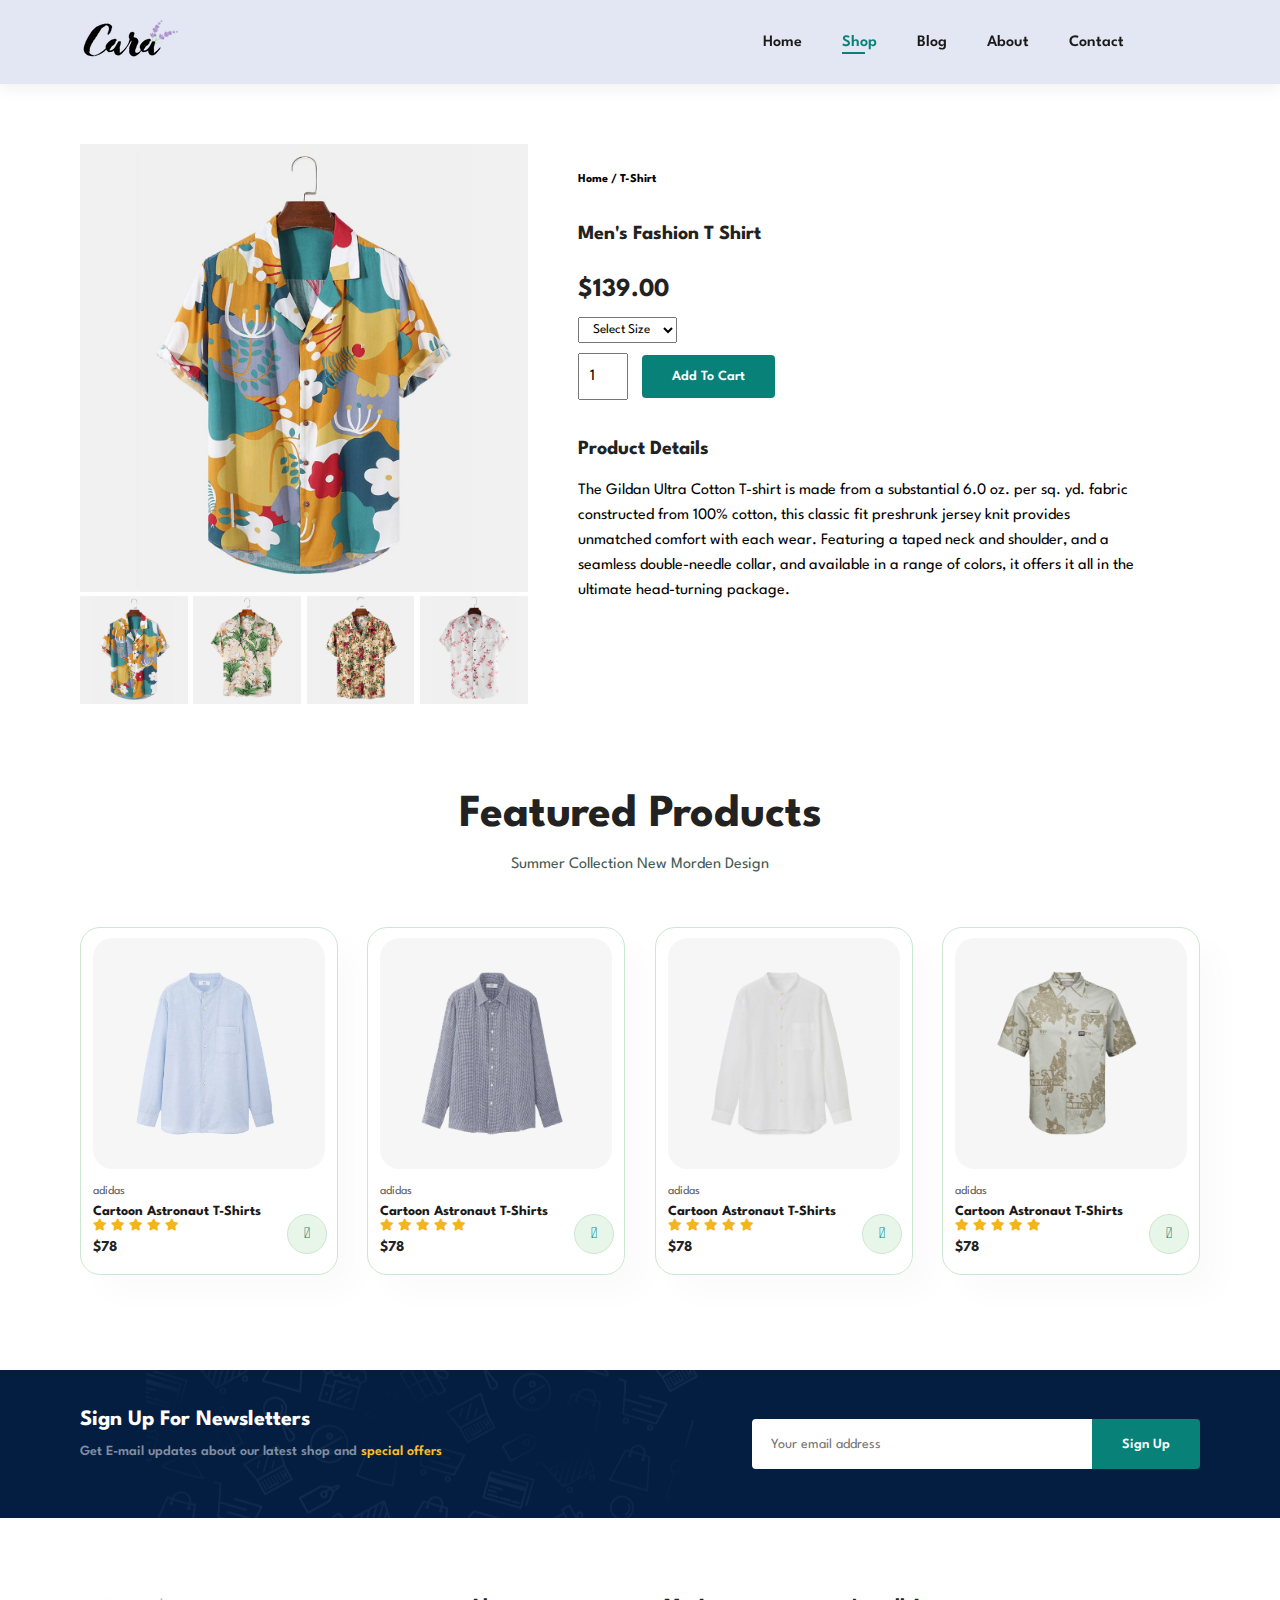
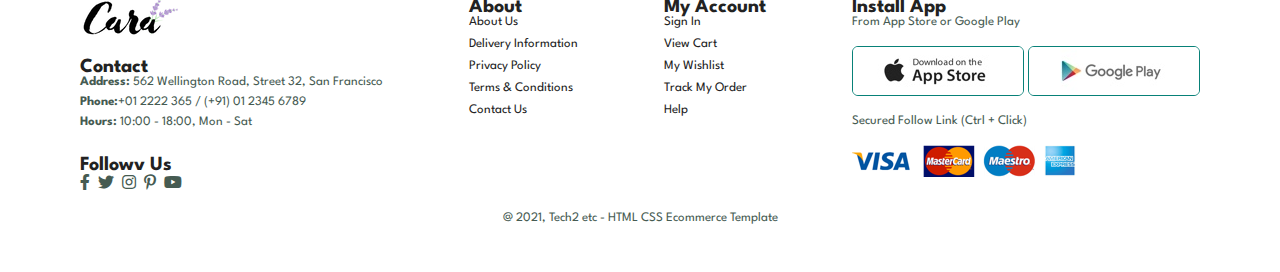
<file: sproduct.html>
<!DOCTYPE html>
<html lang="en">

    <head>
        <meta charset="UTF-8">
        <meta http-equiv="X-UA-Compatible" content="IE=edge">
        <meta name="viewport" content="width=device-width, initial-scale=1.0">
        <title>Freakyy</title>
        <link rel="stylesheet" href="https://pro.fontawesome.com/releases/v5.10.0/css/all.css"/>

        <link rel="stylesheet" href="style.css">
    </head>

    <body>
         
        <section id="header">
            <a href="#"><img src="img/logo/logo.png" class="logo" alt=""></a>
        <div>
            <ul id="navbar">
              <li><a href="index.html">Home</a></li>
              <li><a class="active"href="shop.html">Shop</a></li>
              <li><a href="blog.html">Blog</a></li>
              <li><a href="about.html">About</a></li>
              <li><a href="contact.htmk">Contact</a></li>
              <li id="lg-bag"><a href="cart.html"><i class="far fa-shopping-bag"></i></a></li>
              <a href="#" id="close"><i class="far fa-times"></i></a>
             
            </ul>
        </div>
        <div id="mobile">
           
            <a href="cart.html"><i class="far fa-shopping-bag"></i></a>
            <i id="bar" class="fas fa-outdent"></i>
        </div>
        </section>

        <section id="prodetails" class="section-p1">
            <div class="single-pro-image">
                <img src="img/products/f1.jpg" width="100%" id="mainimg" alt="">

                <div class="small-img-group">
                    <div class="small-img-col">
                    <img src="img/products/f1.jpg" width="100%" class="small-img" alte="">
                    </div>
                    <div class="small-img-col">
                        <img src="img/products/f2.jpg" width="100%" class="small-img" alte="">
                        </div>
                  <div class="small-img-col">
                        <img src="img/products/f3.jpg" width="100%" class="small-img" alte="">
                        </div>
                   <div class="small-img-col">
                         <img src="img/products/f4.jpg" width="100%" class="small-img" alte="">
                        </div>
                </div>
            </div>
            <div class="single-pro-details">
                <h6>Home / T-Shirt </h6>
                <h4>Men's Fashion T Shirt</h4>
                <h2>$139.00</h2>
                <select>
                    <option>Select Size</option>
                    <option>XL</option>
                    <option>XXL</option>
                    <option>Small</option>
                    <option>Large</option>
                </select>
                <input type="number" value="1">
                <button class="normal">Add To Cart</button>
                <h4>Product Details</h4>
                <span>The Gildan Ultra Cotton T-shirt is made from a substantial 6.0 oz. per sq. yd. fabric constructed from 100% cotton, this classic fit preshrunk jersey knit provides unmatched comfort with each wear. Featuring a taped neck and shoulder, and a seamless double-needle collar, and available in a range of colors, it offers it all in the ultimate head-turning package.</span>
            </div>
        </section>

        <section id="product1" class="section-p1">
            <h2>Featured Products</h2>
            <p>Summer Collection New Morden Design</p>
            <div class="pro-container">
            <div class="pro">
                <img src="img/products/n1.jpg" alt="">
                <div class="des">
                <span>adidas</span>
                <h5>Cartoon Astronaut T-Shirts</h5>
                <div class="star">
                    <i class="fas fa-star"></i>
                    <i class="fas fa-star"></i>
                    <i class="fas fa-star"></i>
                    <i class="fas fa-star"></i>
                    <i class="fas fa-star"></i>
                </div>
                <h4>$78</h4>
            </div>
            <a href="#"><i class="fal fa-shopping-cart cart"></i></a>
            </div>
            <div class="pro">
                <img src="img/products/n2.jpg" alt="">
                <div class="des">
                <span>adidas</span>
                <h5>Cartoon Astronaut T-Shirts</h5>
                <div class="star">
                    <i class="fas fa-star"></i>
                    <i class="fas fa-star"></i>
                    <i class="fas fa-star"></i>
                    <i class="fas fa-star"></i>
                    <i class="fas fa-star"></i>
                </div>
                <h4>$78</h4>
            </div>
            <a href="#"><i class="fal fa-shopping-cart cart"></i></a>
            </div>
            <div class="pro">
                <img src="img/products/n3.jpg" alt="">
                <div class="des">
                <span>adidas</span>
                <h5>Cartoon Astronaut T-Shirts</h5>
                <div class="star">
                    <i class="fas fa-star"></i>
                    <i class="fas fa-star"></i>
                    <i class="fas fa-star"></i>
                    <i class="fas fa-star"></i>
                    <i class="fas fa-star"></i>
                </div>
                <h4>$78</h4>
            </div>
            <a href="#"><i class="fal fa-shopping-cart cart"></i></a>
            </div>
            <div class="pro">
                <img src="img/products/n4.jpg" alt="">
                <div class="des">
                <span>adidas</span>
                <h5>Cartoon Astronaut T-Shirts</h5>
                <div class="star">
                    <i class="fas fa-star"></i>
                    <i class="fas fa-star"></i>
                    <i class="fas fa-star"></i>
                    <i class="fas fa-star"></i>
                    <i class="fas fa-star"></i>
                </div>
                <h4>$78</h4>
            </div>
           
            <a href="#"><i class="fal fa-shopping-cart cart"></i></a>
            </div>
            </div>
        </section>
        

        <section id="newsletter" class="section-p1 section-m1">
            <div class="newstex">
                <h4>Sign Up For Newsletters</h4>
                <p>Get E-mail updates about our latest shop and <span>special offers</span></p>
            </div>
            <div class="form">
                <input type="text" placeholder="Your email address">
                <button class="normal">Sign Up</button>
            </div>
        </section>

        <footer class="section-p1">
            <div class="col">
                <img class="logo" src="img/logo/logo.png" alt="">
                <h4>Contact</h4>
                <p><strong>Address:</strong> 562 Wellington Road, Street 32, San Francisco</p>
                <p><strong>Phone:</strong>+01 2222 365 / (+91) 01 2345 6789</p>
                <p><strong>Hours:</strong> 10:00 - 18:00, Mon - Sat</p>
                <div class="follow">
                    <h4>Followv Us</h4>
                    <div class="icon">
                        <i class="fab fa-facebook-f"></i>
                        <i class="fab fa-twitter"></i>
                        <i class="fab fa-instagram"></i>
                        <i class="fab fa-pinterest-p"></i>
                        <i class="fab fa-youtube"></i>
                    </div>
                </div>
           </div>

                    <div class="col">
                        <h4>About</h4>
                        <a href="#">About Us</a>
                        <a href="#">Delivery Information</a>
                        <a href="#">Privacy Policy</a>
                        <a href="#">Terms & Conditions</a>
                        <a href="#">Contact Us</a>
                    
                </div>


                <div class="col">
                    <h4>My Account</h4>
                    <a href="#">Sign In</a>
                    <a href="#">View Cart</a>
                    <a href="#">My Wishlist</a>
                    <a href="#">Track My Order</a>
                    <a href="#">Help</a>
            </div>
            <div class="col install">
                <h4>Install App</h4>
                <p>From App Store or Google Play</p>
                <div class="row">
                    <img src="img/pay/app.jpg" alt="">
                    <img src="img/pay/play.jpg" alt="">
                </div>
                <p>Secured Follow Link (Ctrl + Click)</p>
                <img src="img/pay/pay.png" alt="">
            </div>

            <div class="copyright">
                <p>@ 2021, Tech2 etc - HTML CSS Ecommerce Template</p>
            </div>
        </footer>

        <script>
            var MainImg = document.getElementById("mainimg");
            var smallimg = document.getElementsByClassName("small-img");
        
            smallimg[0].onclick = function() {
                MainImg.src = smallimg[0].src;
            }

            smallimg[1].onclick = function() {
                MainImg.src = smallimg[1].src;
            }

            smallimg[2].onclick = function() {
                MainImg.src = smallimg[2].src;
            }

            smallimg[3].onclick = function() {
                MainImg.src = smallimg[3].src;
            }

        </script>


        <script src="script.js"></script>
    </body>

</html>
</file>
<file: style.css>
@import url("https://fonts.googleapis.com/css2?family=Spartan:wght@100;200;300;400;500;600;700;800;900&display=swap");
* {
  margin: 0;
  padding: 0;
  box-sizing: border-box;
  font-family: "Spartan", sans-serif;
}


h1{
  font-size: 50px;
  line-height: 64px;
  color: #222;
  
}

h2{
  font-size: 46px;
  line-height: 54px;
  color: #222;
}

h4{
  font-size: 20px;
  color: #222;
}

h6{
  font-weight: 700;
  font-size: 12px;
}

p{
  font-size: 16px;
  color: #465b52;
  margin: 15px 0 20px 0;
}

.section-p1 {
  padding: 40px 80px;
}

.section-m1 {
  margin: 40px 0;
}

button.normal{
  font-size: 14px;
  font-weight: 600;
  padding: 15px 30px;
  color: #000;
  background-color: #fff;
  border-radius: 4px;
  cursor: pointer;
  border: none;
  outline: none;
  transition: 0.2s;
}

button.white{
    font-size: 13px;
    font-weight: 600;
    padding: 11px 18px;
    color: #fff;
    background-color: transparent;
    cursor: pointer;
    border: 1px solid #fff;
    outline: none;
    transition: 0.2s;
  }

body{
  width: 100%;
}

#header{
    display: flex;
    align-items: center;
    justify-content: space-between;
    padding: 20px 80px;
    background-color: #E3E6F3;
    box-shadow: 0 5px 15px rgba(0, 0, 0, 0.06);
    z-index: 999;
    position:sticky;
    top: 0;
    left: 0;
}

#navbar {
    display: flex;
    align-items: center;
    justify-content: center;
}

#navbar li {
    list-style:none;
    padding: 0 20px;
    position: relative;
}

#navbar li a{
    text-decoration: none;
    font-size: 16px;
    font-weight: 600;
    color: #1a1a1a;
    transition: 0.3s ease;

}

#navbar li a:hover,
#navbar li a.active {
    color: #088178;
}

#navbar li a.active::after,
#navbar li a:hover::after {
    content: "";
    width: 30%;
    height: 2px;
    background: #088178;
    position: absolute;
    bottom: -4px;
    left: 20px;

}

#mobile{
    display: none;
    align-items: center;
}

#close{
    display: none;
}
#hero{
    background-image: url("img/hero3.png/barbara-palvin-portrait-hungarian-model-3840x2160-548\(3\).jpg");
    height: 90vh;
    width: 100%;
    background-size: cover;
    background-position: top 25% right 0;
    padding: 0 80px;
    display: flex;
    flex-direction: column;
    align-items: flex-start;
    justify-content: center;
}

#hero h4{
    padding-bottom: 15px;
}

#hero h1{
    color: #088178;
}

#hero button{
    background-image: url("img/button.png/button.png");
    background-color: transparent;
    color: #088178;
    border: 0;
    padding: 14px 80px 14px 65px;
    background-repeat: no-repeat;
    cursor: pointer;
    font-weight: 700;
    font-size: 15px;

}

#feature{
    display: flex;
    align-items: center;
    justify-content: space-between;
    flex-wrap: wrap;
}


#feature .fe-box{
    width: 180px;
    text-align: center;
    padding: 25px 15px;
    box-shadow: 20px 20px 34px rgba(0, 0, 0, 0.03);
    border-radius: 4px;
    margin: 15px 0;
}

#feature .fe-box:hover{
    box-shadow: 10px 10px 54px rgba(70, 62, 221, 0.1);
}

#feature.fe-box img{
    width: 100%;
    margin-bottom: 10px;
}

#feature .fe-box h6{
    display: inline-block;
    padding: 9px 8px 6px 8px;
    line-height: 1;
    border-radius: 4px;
    color: #088178;
    background-color: #fddde4;
}

#feature .fe-box:nth-child(2) h6 {
    background-color: #Cdebbc;
}
   
#feature .fe-box:nth-child(3)h6 {
 background-color: #d1e8f2;
}

#feature .fe-box:nth-child(4) h6 {
    background-color: #cdd4f8;
}

#feature .fe-box:nth-child(5) h6 {
    background-color: #f6dbf6;
}

#feature .fe-box:nth-child(6) h6 {
    background-color: #fff2e5;
}

#product1{
   text-align: center;
}

#product1 .pro-container{
    display: flex;
    justify-content: space-between;
    padding-top: 20px;
    flex-wrap: wrap;
}
#product1 .pro {
    width: 23%;
    min-width: 250px;
    padding: 10px 12px;
    border: 1px solid #cce7d0;
    border-radius: 20px;
    cursor: pointer;
    box-shadow: 20px 20px 30px rgba(0, 0, 0, 0.02);
    margin: 15px 0;
    transition: 0.2s ease;
    position: relative;
}

#product1 .pro:hover{
    box-shadow: 20px 20px 30px rgba(0, o, 0, 0.06);
}
#product1 .pro img {
    width: 100%;
    border-radius: 20px;
}

#product1 .pro .des{
    text-align: start;
    padding: 10px 0;
}    
#product1 .pro .des span{
    color: #606063;
    font-size: 12px;
}

#product1 .pro .des h5{
    padding-top: 7px;
    color: #1a1a1a;
    font-size: 14px;
}

#product1 .pro .des i {
    font-size: 12px;
    color:rgb(243, 181, 25)
}

#product1 .pro .des h4 {
    padding-top: 7px;
    font-size: 15px;
    font-weight: 700;
}

#product1 .pro .cart{
    width: 40px;
    height: 40px;
    line-height: 40px;
    border-radius: 50px;
    background-color: #e8f6ea;
    font-weight: 500;
    color: #088178;
    border: 1px solid #cce7d0;
    position: absolute;
    bottom: 20px;
    right: 10px;
}

#banner {
    display: flex;
    flex-direction: column;
    justify-content: center;
    align-items: center;
    text-align: center;
    background-image: url("img/banner/b2.jpg");
    width: 100%;
    height: 40vh;
    background-size: cover;
    background-position: center;
}

#banner h4{
    color: #fff;
   font-size: 16px;
}

#banner h2{
    color: #fff;
    font-size: 30px;
    padding: 10px 0;
}

#banner h2 span{
    color: #ef3636;
}

#banner button:hover{
    background: #088178;
    color: #fff;
}
#sm-banner {
  display: flex;
  justify-content: space-between;
  flex-wrap: wrap;
}
#sm-banner .banner-box{
    display: flex;
    flex-direction: column;
    justify-content: center;
    align-items: flex-start;
    background-image: url("img/banner/b17.jpg");
    min-width: 580px;
    height: 50vh;
    background-size: cover;
    background-position: center;
    padding: 30px;
}

#sm-banner .banner-box2{
    background-image: url("img/banner/b10.jpg");
}

#sm-banner h4{
    color: #fff;
    font-size: 20px;
    font-weight: 300;
}

#sm-banner h2{
    color: #fff;
    font-size: 20px;
    font-weight: 800;
}

#sm-banner span{
    color: #fff;
    font-size: 14px;
    font-weight: 500;
    padding-bottom: 15px;
}
#sm-banner .banner-box:hover button{
    background: #088178;
    border: 1px solid #088178;
}

#banner3{
    display: flex;
    justify-content: space-between;
    flex-wrap: wrap;
    padding: 0 80px;
}
#banner3 .banner-box{
    display: flex;
    flex-direction: column;
    justify-content: center;
    align-items: flex-start;
    background-image: url("img/banner/b7.jpg");
    min-width: 30%;
    height: 30vh;
    background-size: cover;
    background-position: center;
    padding: 20px;
    margin-bottom: 20px;
}

#banner3 .banner-box2{
    background-image: url("img/banner/b4.jpg");
}

#banner3 .banner-box3{
    background-image: url("img/banner/b18.jpg");
}

#banner3 h2{
    color: #fff;
    font-weight: 900;
    font-size: 22px;
}

#banner3 h3{
    color: #ec544e;
    font-weight: 800;
    font-size: 15px;
}

#newsletter{
    display: flex;
    justify-content: space-between;
    flex-wrap: wrap;
    align-items: center;
    background-image: url("img/banner/b14.png");
    background-repeat: no-repeat;
    background-position: 20% 30%;
    background-color: #041e42;

}
#newsletter h4{
    font-size: 22px;
    font-weight: 700;
    color:#fff;
}
#newsletter p{
    font-size: 14px;
    font-weight: 600;
    color:#818ea0;
}
#newsletter p span {
    color:#ffbd27;
}

#newsletter .form{
    display: flex;
    width: 40%;
}
#newsletter input{
    height: 3.125rem;
    padding: 0 1.25em;
    font-size: 14px;
    width: 100%;
    border: 1px solid transparent;
    border-radius: 4px;
    outline: none;
    border-top-right-radius: 0;
    border-bottom-right-radius: 0;
}

#newsletter button{
    background-color: #088178;
    color: #fff;
    white-space: nowrap;
    border-top-left-radius: 0;
    border-bottom-left-radius: 0;
}

footer {
    display: flex;
    flex-wrap: wrap;
    justify-content: space-between;
}

footer .col{
    display: flex;
    flex-direction: column;
    align-items: flex-start;
    margin-bottom: 20px;
}

footer .logo{
    font-size: 14px;
    padding-bottom: 20px;
}

footer p{
    font-size: 13px;
    margin: 0 0 8px 0;
}

footer a{
    font-size: 13px;
    text-decoration: none;
    color: #222;
    margin-bottom: 10px;
}

footer .follow{
    margin-top: 20px;
}

footer .follow i {
    color: #465b52;
    padding-right: 4px;
    cursor: pointer;
}

footer .install .row img{
    border: 1px solid #088178;
    border-radius: 6px;
}

footer .install  img{
    margin: 10px 0 15px 0;
}

footer .follow i:hover,
footer a:hover{
    color: #088178;
}

footer .copyright {
    width: 100%;
    text-align: center;
}

#page-header{
    background-image: url("img/banner/b1.jpg");
    width: 100%;
    height: 40vh;
    background-size: cover;
    justify-content: center;
    display: flex;
    text-align: center;
    flex-direction: column;
    padding: 14px;
}
#page-header h2,
#page-header p{
         color: #fff;
}

#pagination{
    text-align: center;
}

#pagination a{
text-decoration: none;
background-color: #088178;
padding: 15px 20px;
border-radius: 4px;
color: #fff;
font-weight: 600;
}

#pagination a i{
    font-size: 16px;
    font-weight: 600;
}

#prodetails{
    display: flex;
    margin-top: 20px;
}

#prodetails .single-pro-details{
    width: 50%;
    padding-top: 30px;
}

#prodetails .single-pro-details h4{

    padding: 40px 0 20px 0;
}

#prodetails .single-pro-details h2{
    font-size: 26px;
}

#prodetails .single-pro-details select{
    display: block;
    padding: 5px 10px;
    margin-bottom: 10px;
}

#prodetails .single-pro-details input{
    width: 50px;
    height: 47px;
    padding-left: 10px;
    font-size: 16px;
    margin-right: 10px;
}

#prodetails .single-pro-details input:focus{
    outline: none;
}

#prodetails .single-pro-details button{
    background: #088178;
    color: #fff;
}
#prodetails .single-pro-details span{
    line-height: 25px;
}


#prodetails .single-pro-image {
    width: 40%;
    margin-right: 50px;

}
.small-img-group {
    display: flex;
    justify-content: space-between;
}

.small-img-col{
    flex-basis: 24%;
    cursor: pointer;
}
#page-header.blog-header {
    background-image: url("img/banner/b19.jpg");
    
}

#blog {
    padding: 150px 150px 0 150px;
}

#blog .blog-box {
    display: flex;
    align-items: center;
    width: 100%;
    position: relative;
    padding-bottom: 90px;
}
#blog .blog-img{
    width: 50%;
    margin-right: 40px;
}

#blog img{
    width: 100%;
    height: 300px;
    object-fit: cover;
}

#blog .blog-details{
    width: 50%;
}

#blog .blog-details a {
    text-decoration: none;
    font-size: 11px;
    color: #000;
    font-weight: 700;
    position: relative;
    transition: 0.3s;
}

#blog .blog-details a::after{
     content:" ";
     width: 50px;
     height: 1px;
     background-color: #000;
     position: absolute;
     top: 4px;
     right: -60px;
}

#blog .blog-details a:hover {
      color: #088178;
}

#blog .blog-details a :hover:after{
    background-color: #088178;

}
#blog .blog-box h1{
    position: absolute;
    top: -40px;
    left: 0;
    font-size: 70px;
    font-weight: 700;
    color: #c9cbce;
    z-index: -9;

}

#page-header.about-header{
    background-image: url("img/about/banner.png");
}

#about-head{
    display: flex;
    align-items: center;
}

#about-head img {
    width: 50%;
    height:auto;
}
#about-head div{
     padding-left: 40px;
}

#about-app{
    text-align: center;
}
#about-app .Video {
    width: 70%;
    height: 100%;
    margin: 30px auto 0 auto;
}

#about-app .Video Video{
    width: 100%;
    height: 100%;
    border-radius: 20px;
}

#contact-details{
    display: flex;
    align-items: center;
    justify-content: space-between;
}

#contact-details .details{
    width: 40%;
}

#contact-details .details span,
#form-details form span{
    font-size: 12px;
}

#contact-details .details h2,
#form-details form h2 {
    font-size: 26px;
    line-height: 35px;
    padding: 20px 0;
}

#contact-details .details h3{
    font-size: 16px;
    padding-bottom: 15px;
}

#contact-details .details li{
    list-style: none;
    display: flex;
    padding: 10px 0;
}

#contact-details .details li i{
    font-size: 14px;
    padding-right: 22px;
}

#contact-details .details li p{
    margin: 0;
    font-size: 14px;
}

#contact-details .map{
    width: 55%;
    height: 400px;
}

#contact-details .map iframe {
    width: 100%;
    height: 100%;
}
#form-details form{
    width: 65%;
    display: flex;
    flex-direction: column;
    align-items: flex-start;
}

#form-details form input,
#form-details form textarea {
    width: 100%;
    padding: 12px 15px;
    outline: none;
    margin-bottom: 20px;
    border: 1px solid #e1e1e1;
}

#form-details {
    display: flex;
    justify-content: space-between;
    margin: 30px;
    padding: 80px;
    border: 1px solid #e1e1e1;
}


#form-details form button{
    background-color: #088178;
    color: #fff;
}

#form-details .people div {
    padding-bottom: 25px;
    display: flex;
    align-items: flex-start;
}

#form-details .people div img{
    width: 65px;
    height: 65px;
    object-fit: cover;
    margin-right: 15px;
}

#form-details .people div p{
    margin: 0;
    font-size: 13px;
    line-height: 25px;
}

#form-details .people div p span{
    display: block;
    font-size: 16px;
    font-weight: 600;
    color: #000;
}

#cart {
    overflow-x: auto;
}


#cart table{
    width: 100%;
    border-collapse: collapse;
    table-layout: fixed;
    white-space: nowrap;
}

#cart table img{
    width: 70px;
}

#cart table td:nth-child(1){
    width: 100%;
    text-align: center;
}

#cart table td:nth-child(2){
    width: 150%;
    text-align: center;
}

#cart table td:nth-child(3){
    width: 250%;
    text-align: center;
}

#cart table td:nth-child(4),
#cart table td:nth-child(5),
#cart table td:nth-child(6){
    width: 150%;
    text-align: center;
}

#cart table td:nth-child(5) input {
    width: 70px;
    padding: 10px 5px 10px 15px;
}

#cart table thead {
    border: 1px solid #e2e9e1;
    border-left: none;
    border-right: none;
}

#cart table thead td {
    font-weight: 700;
    text-transform: uppercase;
    font-size: 13px;
    padding: 18px 0;
}

#cart table tbody tr td {
    padding-top: 15px;
}

#cart table tbody td {
    font-size: 13px;
}

#cart-add{
    display: flex;
    flex-wrap: wrap;
    justify-content: space-between;

}

#coupon{
    width: 50%;
    margin-bottom: 30px;
}

#coupon h3,
#subtotal h3{
    padding-bottom: 15px;
}

#coupon input{
    padding: 10px 20px;
    outline: none;
    width: 60%;
    margin-right: 10px;
    border: 1px solid #e2e9e1;
}

#coupon button,
#subtotal button{
    background-color: #088178;
    color: #fff;
    padding: 12px 20px;
}

#subtotal{
    width: 50%;
    margin-bottom: 30px;
    border: 1px solid #e2e9e1;
    padding: 30px;
}

#subtotal table{
    border-collapse: collapse;
    width: 100%;
    margin-bottom: 20px;
}

#subtotal table td{
    width: 50%;
    border: 1px solid #e2e9e1;
    padding: 10px;
    font-size: 13px;
}


@media (max-width:799px) {
    .section-p1 {
        padding: 40px 40px;
    }
    #navbar {
        display: flex;
        flex-direction:column;
        align-items: flex-start;
        justify-content: flex-start;
        position: fixed;
        top: 0;
        right: -300px;
        height: 100vh;
        width: 300px;
        background-color: #E3E6F3;
        box-shadow: 0 40px 60px rgb(o, 0, 0, 0.1);
        padding: 80px 0 0 10px;
        transition: 0.3s;
    }

    #navbar.active{
        right: 0px;
    }
    #navbar li {
        margin-bottom: 25px;
    }
    #mobile {
        display: flex;
        align-items: center;
    }
    #mobile i{
        color: #1a1a1a;
        font-size: 24px;
        padding-left: 20px;

    }
    #close{
        display: inline;
        position: absolute;
        top: 30px;
        left: 30px;
        color: #222;
        font-size: 24px;
    }
    #lg-bag{
        display: none;
    }
    #hero {
       
        height: 70vh;
 
        padding: 0 80px;
        background-position: top 30% right 30%;
    }

    #feature {
	
	    justify-content: center;
	
   }
   #feature .fe-box{
        margin: 15px 15px;
    }
   #product1 .pro-container{
        justify-content: center;
    }
   #product1 .pro{
        margin: 15px;
   }
   #banner {
        height: 20vh;
   }
   #sm-banner .banner-box{
        min-width: 100%;
        height: 30vh;
        padding: 30px;
   }
   #banner3 {
        padding: 0 40px;
   }
   #banner3 .banner-box {
        width: 28%;
   }
   #newsletter .form{
        width: 70%;
   }
    /* contact page */

   #form-details {
     padding: 40px;
   }

   #form-details form {
     width: 50%;
   }
}


@media (max-width: 477px){
    .section-p1{
        padding:  20px;
    }

    #header {
        padding: 10px 30px;
    }

    h1 {
        font-size: 38px;
    }

    h2 {
        font-size: 32px;
    }

    #hero {
        padding: 0 20px;
        background-position: 55%;
    }

    #feature {
        justify-content: space-between;
    }

    #feature .fe-box{
        width: 155px;
        margin: 0 0 15px 0;
    }

    #product1 .pro{
        width: 100%;
    }

    #banner {
        height: 40vh;
    }

    #sm-banner .banner-box{
        height: 40vh;
    }

    #sm-banner .banner-box2{
        margin-top: 20px;
    }

    #banner3 {
        padding: 0 20px;
    }

    #banner3 .banner-box{
        width: 100%;
    }

    #newsletter {
       padding: 40px 20px;
    }

    #newsletter .from {
        width: 100%;
    }
    
    footer .copyright {
        text-align: start;
    }

    #prodetails {
        display: flex;
        flex-direction: column;
    }

    #prodetails .single-pro-image {
        width: 100%;
        margin-right: 0px;
    }

    #prodetails .single-pro-details {
        width: 100%;
    }
    #blog {
        padding: 100px 20px 0 20px;
    }
    
    #blog .blog-box {
        display: flex;
        flex-direction: column;
        align-items: flex-start;
    }
    
    #blog .blog-img {
        width: 100%;
        margin-right: 0px;
        margin-bottom: 30px;
    }
    #blog .blog-details {
        width: 100%;
    }
    
    #about-head {
        flex-direction: column;
    }
    #about-head img {
        width: 100%;
        margin-bottom: 20px;
    }
    #about-head div{
        padding-left: 0px;
    }
    #about-app .Video {
        width: 100%;
    }
    
    #contact-details {
        flex-direction: column;
    }

    #contact-details .details {
        width: 100%;
        margin-bottom: 30px;
    }

    #contact-details .map{
        width: 100%;
    }

    #form-details {
        margin: 10px;
        padding: 30px 10px;
        flex-wrap: wrap;
    }

    #form-details form{
        width: 100%;
        margin-bottom: 30px;
    }
    #cart-add {
        flex-direction: column;
    }
    #coupon {
        width: 100%;
    }
    #subtotal {
        width: 100%;
        padding: 20px;
    }
}
</file>
